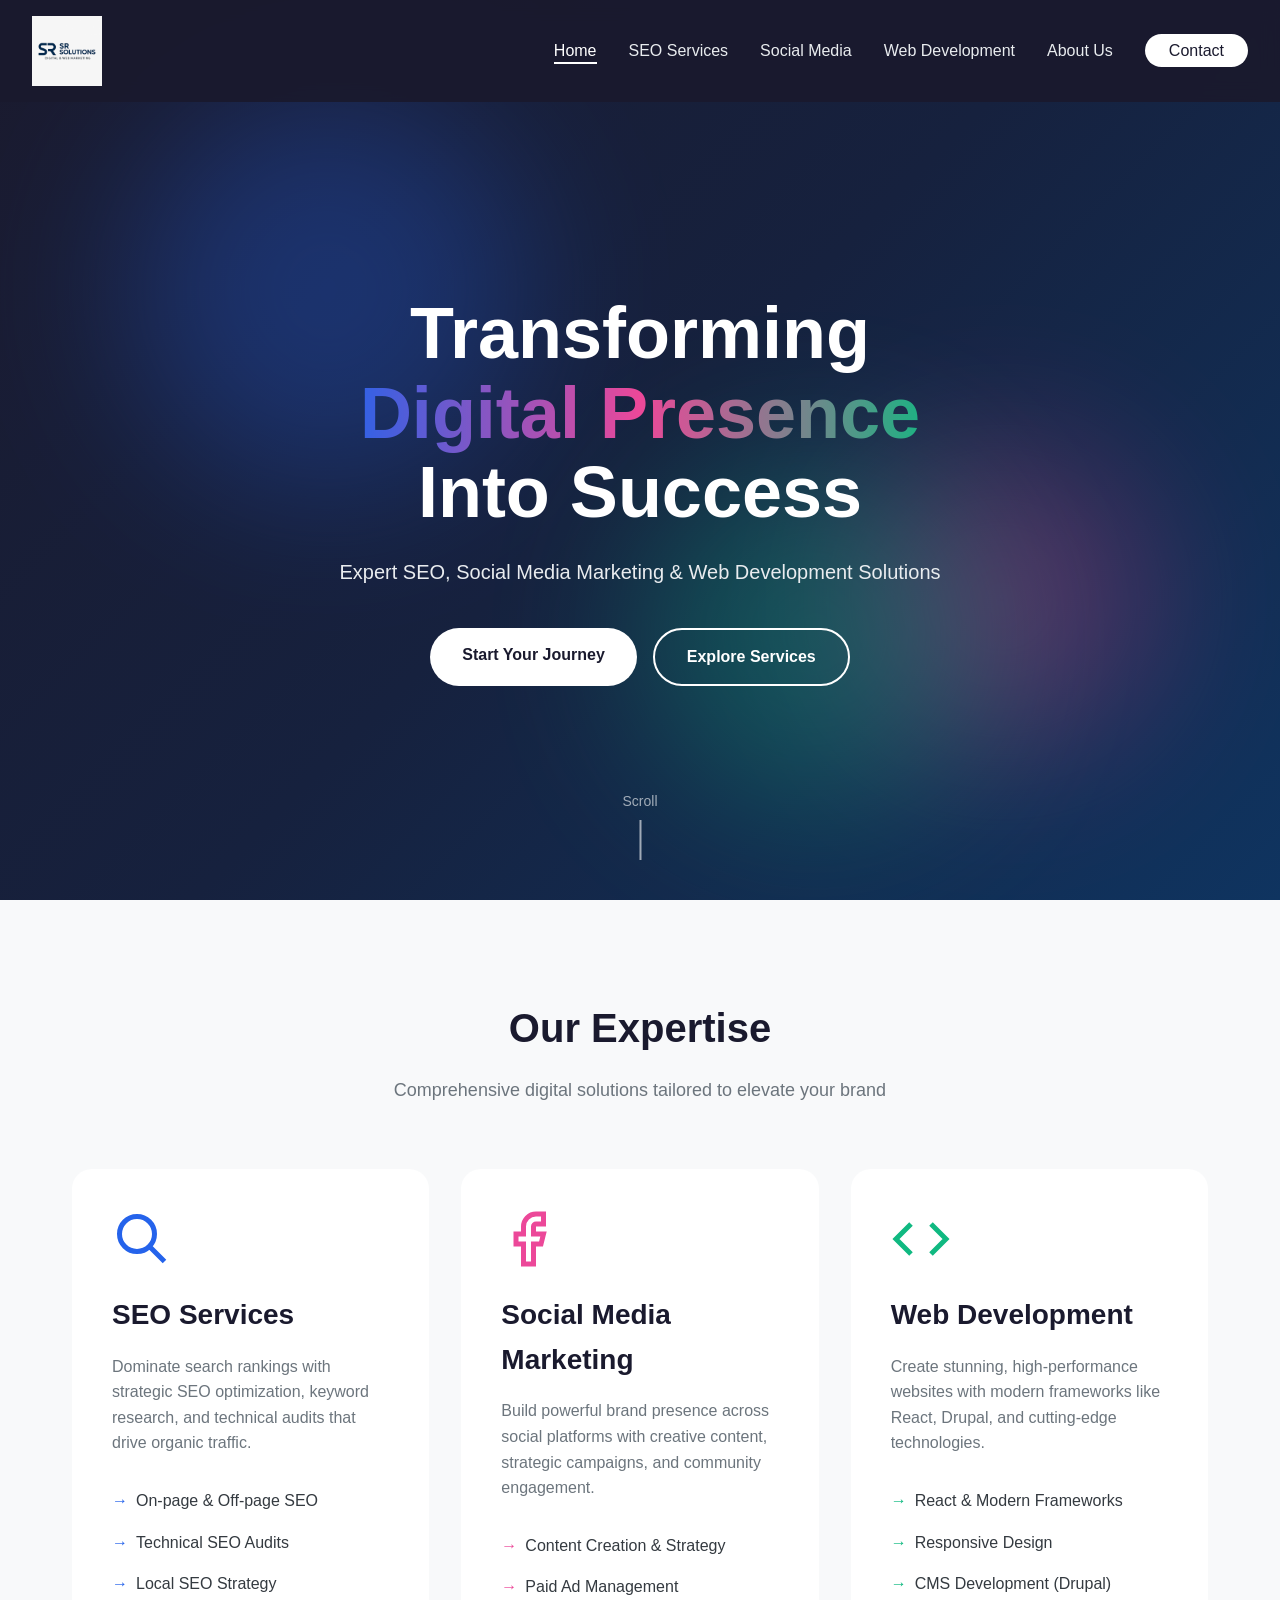
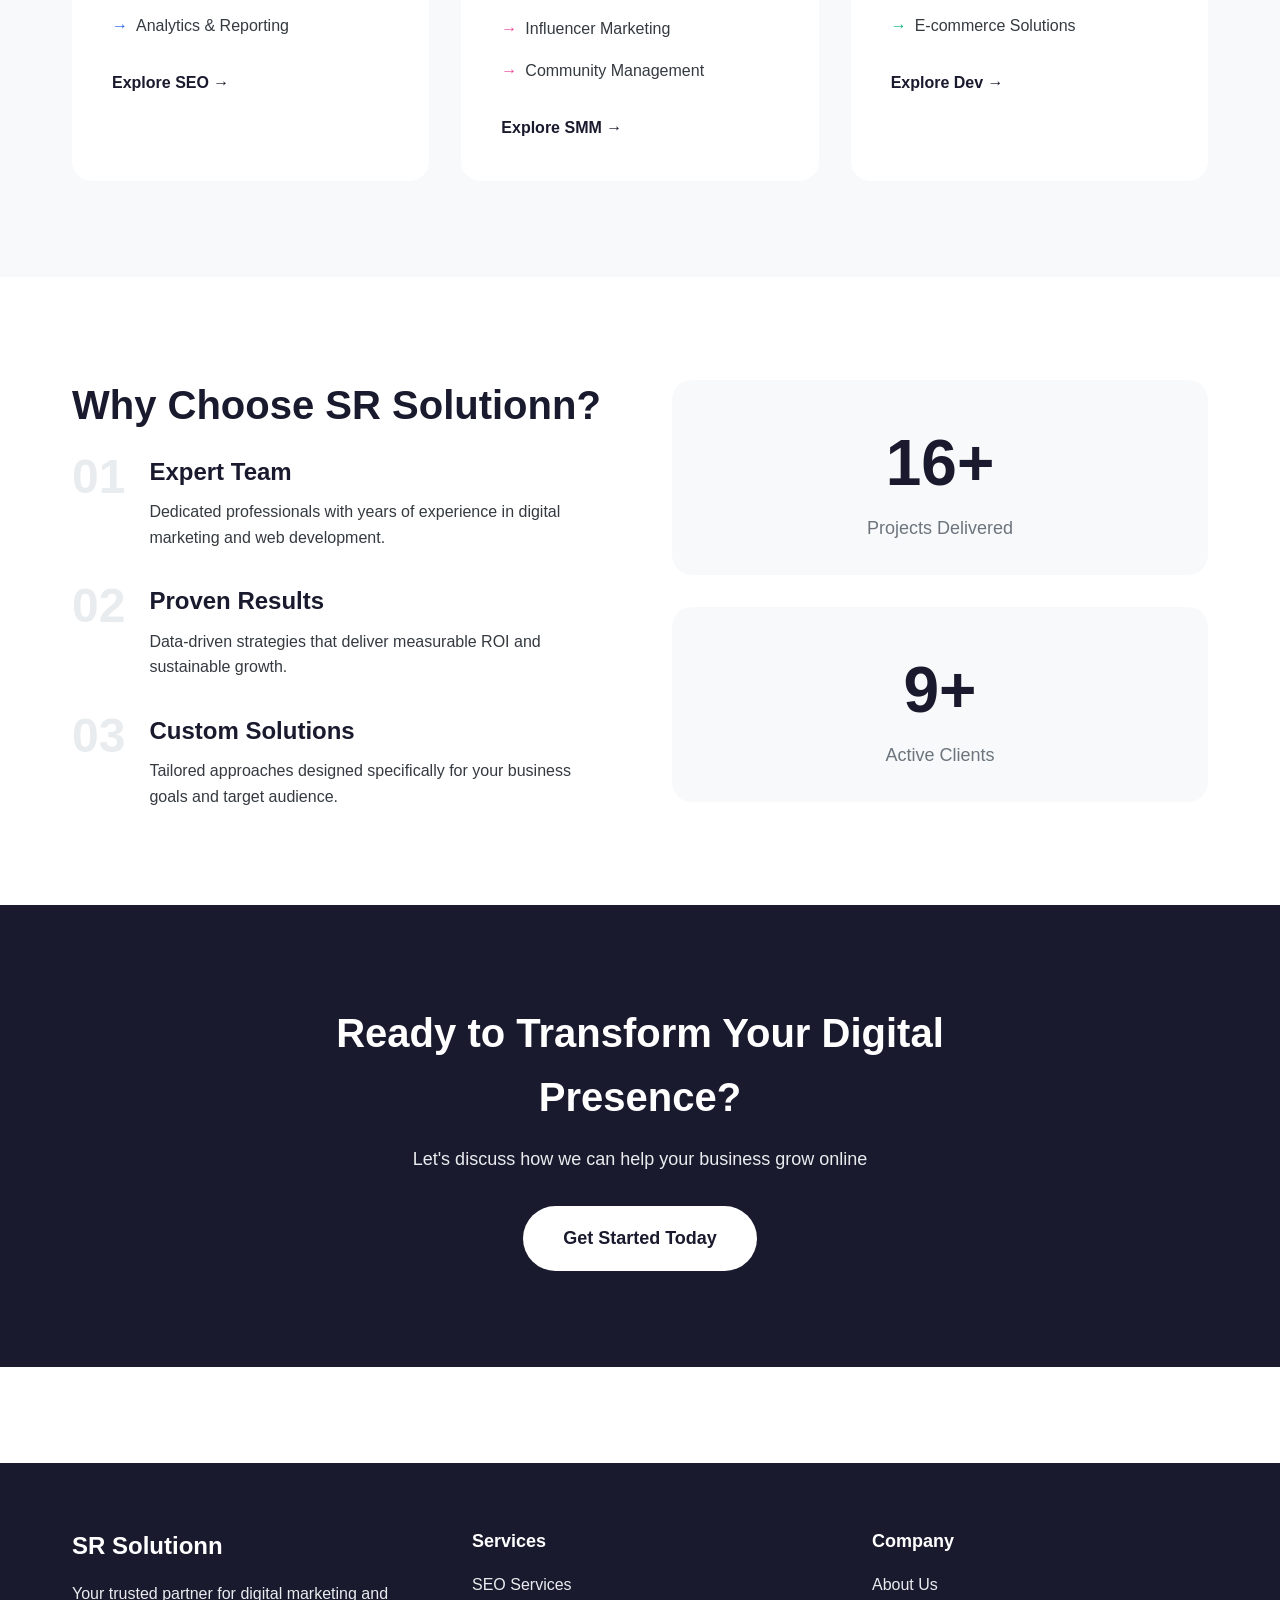
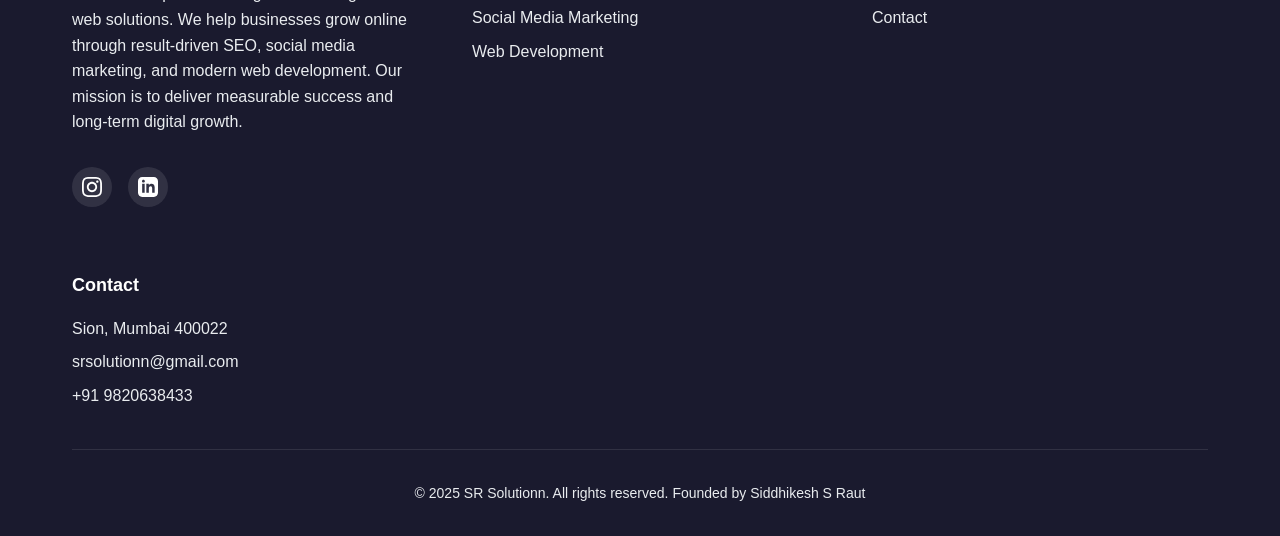
<file: index.html>
<!DOCTYPE html>
<html lang="en">
<head>
    <meta charset="UTF-8">
    <meta name="viewport" content="width=device-width, initial-scale=1.0">
    <meta name="description" content="SR Solutionn offers expert SEO, digital marketing, social media marketing & web development services in Mumbai. Grow your business with proven online strategies.">
    
    <meta name="robots" content="index, follow">

    <meta name="geo.region" content="IN-MH">
    <meta name="geo.placename" content="Mumbai">

    <meta name="keywords" content="SEO services Mumbai, digital marketing agency Mumbai, social media marketing services Mumbai, website development company Mumbai, local SEO experts Mumbai, online marketing solutions Mumbai, SEO company in Mumbai">
    <title>SR Solutionn - Digital Marketing & Web Development Experts</title>
    <link rel="stylesheet" href="style.css">
    <link rel="stylesheet" href="home.css">
</head>
<body>
    <!-- Navigation -->
    <nav class="navbar" id="navbar">
        <div class="nav-container">
            <a href="index.html" class="logo">
                <img src="logo.jpeg" alt="SR Solutions" class="logo-img">
            </a>
            <button class="menu-toggle" id="menuToggle">
                <span></span>
                <span></span>
                <span></span>
            </button>
            <ul class="nav-menu" id="navMenu">
                <li><a href="index.html" class="nav-link active">Home</a></li>
                <li><a href="seo.html" class="nav-link">SEO Services</a></li>
                <li><a href="smm.html" class="nav-link">Social Media</a></li>
                <li><a href="web-dev.html" class="nav-link">Web Development</a></li>
                <li><a href="about.html" class="nav-link">About Us</a></li>
                <li><a href="contact.html" class="nav-link cta-nav">Contact</a></li>
            </ul>
        </div>
    </nav>

    <!-- Hero Section with 3D Elements -->
    <section class="hero">
        <div class="hero-3d-bg">
            <div class="floating-shape shape-1"></div>
            <div class="floating-shape shape-2"></div>
            <div class="floating-shape shape-3"></div>
        </div>
        <div class="hero-content">
            <h1 class="hero-title">
                <span class="title-line">Transforming</span>
                <span class="title-line gradient-text">Digital Presence</span>
                <span class="title-line">Into Success</span>
            </h1>
            <p class="hero-subtitle">Expert SEO, Social Media Marketing & Web Development Solutions</p>
            <div class="hero-cta">
                <a href="contact.html" class="btn btn-primary">Start Your Journey</a>
                <a href="#services" class="btn btn-secondary">Explore Services</a>
            </div>
        </div>
        <div class="scroll-indicator">
            <span>Scroll</span>
            <div class="scroll-line"></div>
        </div>
    </section>

    <!-- Services Overview Section -->
    <section class="services-overview" id="services">
        <div class="container">
            <div class="section-header">
                <h2 class="section-title">Our Expertise</h2>
                <p class="section-subtitle">Comprehensive digital solutions tailored to elevate your brand</p>
            </div>
            
            <div class="services-grid">
                <!-- SEO Service Card -->
                <a href="seo.html" class="service-card seo-card">
                    <div class="card-3d-wrapper">
                        <div class="card-icon">
                            <svg viewBox="0 0 24 24" fill="none" stroke="currentColor" stroke-width="2">
                                <path d="M21 21l-6-6m2-5a7 7 0 11-14 0 7 7 0 0114 0z"/>
                            </svg>
                        </div>
                        <h3 class="card-title">SEO Services</h3>
                        <p class="card-description">Dominate search rankings with strategic SEO optimization, keyword research, and technical audits that drive organic traffic.</p>
                        <ul class="card-features">
                            <li>On-page & Off-page SEO</li>
                            <li>Technical SEO Audits</li>
                            <li>Local SEO Strategy</li>
                            <li>Analytics & Reporting</li>
                        </ul>
                        <span class="card-cta">Explore SEO →</span>
                    </div>
                </a>

                <!-- SMM Service Card -->
                <a href="smm.html" class="service-card smm-card">
                    <div class="card-3d-wrapper">
                        <div class="card-icon">
                            <svg viewBox="0 0 24 24" fill="none" stroke="currentColor" stroke-width="2">
                                <path d="M17 2h-3a5 5 0 00-5 5v3H6v4h3v8h4v-8h3l1-4h-4V7a1 1 0 011-1h3z"/>
                            </svg>
                        </div>
                        <h3 class="card-title">Social Media Marketing</h3>
                        <p class="card-description">Build powerful brand presence across social platforms with creative content, strategic campaigns, and community engagement.</p>
                        <ul class="card-features">
                            <li>Content Creation & Strategy</li>
                            <li>Paid Ad Management</li>
                            <li>Influencer Marketing</li>
                            <li>Community Management</li>
                        </ul>
                        <span class="card-cta">Explore SMM →</span>
                    </div>
                </a>

                <!-- Web Development Service Card -->
                <a href="web-dev.html" class="service-card dev-card">
                    <div class="card-3d-wrapper">
                        <div class="card-icon">
                            <svg viewBox="0 0 24 24" fill="none" stroke="currentColor" stroke-width="2">
                                <path d="M16 18l6-6-6-6M8 6l-6 6 6 6"/>
                            </svg>
                        </div>
                        <h3 class="card-title">Web Development</h3>
                        <p class="card-description">Create stunning, high-performance websites with modern frameworks like React, Drupal, and cutting-edge technologies.</p>
                        <ul class="card-features">
                            <li>React & Modern Frameworks</li>
                            <li>Responsive Design</li>
                            <li>CMS Development (Drupal)</li>
                            <li>E-commerce Solutions</li>
                        </ul>
                        <span class="card-cta">Explore Dev →</span>
                    </div>
                </a>
            </div>
        </div>
    </section>

    <!-- Why Choose Us Section -->
    <section class="why-choose">
        <div class="container">
            <div class="why-content">
                <div class="why-text">
                    <h2 class="section-title">Why Choose SR Solutionn?</h2>
                    <div class="features-list">
                        <div class="feature-item">
                            <div class="feature-number">01</div>
                            <div class="feature-content">
                                <h4>Expert Team</h4>
                                <p>Dedicated professionals with years of experience in digital marketing and web development.</p>
                            </div>
                        </div>
                        <div class="feature-item">
                            <div class="feature-number">02</div>
                            <div class="feature-content">
                                <h4>Proven Results</h4>
                                <p>Data-driven strategies that deliver measurable ROI and sustainable growth.</p>
                            </div>
                        </div>
                        <div class="feature-item">
                            <div class="feature-number">03</div>
                            <div class="feature-content">
                                <h4>Custom Solutions</h4>
                                <p>Tailored approaches designed specifically for your business goals and target audience.</p>
                            </div>
                        </div>
                    </div>
                </div>
                <div class="why-visual">
                    <div class="stats-container">
                        <div class="stat-item">
                            <span class="stat-number" data-target="50">0</span>
                            <span class="stat-label">Projects Delivered</span>
                        </div>
                        <div class="stat-item">
                            <span class="stat-number" data-target="30">0</span>
                            <span class="stat-label">Active Clients</span>
                        </div>
                    </div>
                </div>
            </div>
        </div>
    </section>

    <!-- CTA Section -->
    <section class="cta-section">
        <div class="container">
            <div class="cta-content">
                <h2 class="cta-title">Ready to Transform Your Digital Presence?</h2>
                <p class="cta-text">Let's discuss how we can help your business grow online</p>
                <a href="contact.html" class="btn btn-primary btn-large">Get Started Today</a>
            </div>
        </div>
    </section>

    <!-- Footer -->
    <footer class="footer">
        <div class="container">
            <div class="footer-content">
                <div class="footer-col">
                    <h3 class="footer-logo">SR Solutionn</h3>
                    <p class="footer-desc">Your trusted partner for digital marketing and web solutions. We help businesses grow online through result-driven SEO, social media marketing, and modern web development. Our mission is to deliver measurable success and long-term digital growth.</p>
                    <div class="social-links">
                        <a href="https://www.instagram.com/srsolutionn?igsh=MWU5dGF4emhzcXpwMg=" target="_blank" aria-label="Instagram">
                            <svg viewBox="0 0 24 24" fill="currentColor">
                                <path d="M12 2.163c3.204 0 3.584.012 4.85.07 3.252.148 4.771 1.691 4.919 4.919.058 1.265.069 1.645.069 4.849 0 3.205-.012 3.584-.069 4.849-.149 3.225-1.664 4.771-4.919 4.919-1.266.058-1.644.07-4.85.07-3.204 0-3.584-.012-4.849-.07-3.26-.149-4.771-1.699-4.919-4.92-.058-1.265-.07-1.644-.07-4.849 0-3.204.013-3.583.07-4.849.149-3.227 1.664-4.771 4.919-4.919 1.266-.057 1.645-.069 4.849-.069zm0-2.163c-3.259 0-3.667.014-4.947.072-4.358.2-6.78 2.618-6.98 6.98-.059 1.281-.073 1.689-.073 4.948 0 3.259.014 3.668.072 4.948.2 4.358 2.618 6.78 6.98 6.98 1.281.058 1.689.072 4.948.072 3.259 0 3.668-.014 4.948-.072 4.354-.2 6.782-2.618 6.979-6.98.059-1.28.073-1.689.073-4.948 0-3.259-.014-3.667-.072-4.947-.196-4.354-2.617-6.78-6.979-6.98-1.281-.059-1.69-.073-4.949-.073zm0 5.838c-3.403 0-6.162 2.759-6.162 6.162s2.759 6.163 6.162 6.163 6.162-2.759 6.162-6.163c0-3.403-2.759-6.162-6.162-6.162zm0 10.162c-2.209 0-4-1.79-4-4 0-2.209 1.791-4 4-4s4 1.791 4 4c0 2.21-1.791 4-4 4zm6.406-11.845c-.796 0-1.441.645-1.441 1.44s.645 1.44 1.441 1.44c.795 0 1.439-.645 1.439-1.44s-.644-1.44-1.439-1.44z"/>
                            </svg>
                        </a>
                        <a href="https://www.linkedin.com/in/sr-solutionn-7617203a1/" target="_blank" aria-label="LinkedIn">
                            <svg viewBox="0 0 24 24" fill="currentColor">
                                <path d="M19 0h-14c-2.761 0-5 2.239-5 5v14c0 2.761 2.239 5 5 5h14c2.762 0 5-2.239 5-5v-14c0-2.761-2.238-5-5-5zm-11 19h-3v-11h3v11zm-1.5-12.268c-.966 0-1.75-.79-1.75-1.764s.784-1.764 1.75-1.764 1.75.79 1.75 1.764-.783 1.764-1.75 1.764zm13.5 12.268h-3v-5.604c0-3.368-4-3.113-4 0v5.604h-3v-11h3v1.765c1.396-2.586 7-2.777 7 2.476v6.759z"/>
                            </svg>
                        </a>
                    </div>
                </div>
                <div class="footer-col">
                    <h4>Services</h4>
                    <ul>
                        <li><a href="seo.html">SEO Services</a></li>
                        <li><a href="smm.html">Social Media Marketing</a></li>
                        <li><a href="web-dev.html">Web Development</a></li>
                    </ul>
                </div>

               <div class="footer-col">
                 <h4>Company</h4>
                 <ul>
                    <li><a href="about.html">About Us</a></li>
                    <li><a href="contact.html">Contact</a></li>
                 </ul>
                </div>

                <div class="footer-col">
                 <h4>Contact</h4>
                 <ul class="contact-info">
                    <li>Sion, Mumbai 400022</li>
                    <li><a href="mailto:srsolutionn@gmail.com">srsolutionn@gmail.com</a></li>
                    <li><a href="tel:+919820638433">+91 9820638433</a></li>
                 </ul>
               </div>

            </div>
            <div class="footer-bottom">
                <p>&copy; 2025 SR Solutionn. All rights reserved. Founded by Siddhikesh S Raut</p>
            </div>
        </div>
    </footer>

    <script src="main.js"></script>
    <script src="home.js"></script>
</body>
</html>
</file>
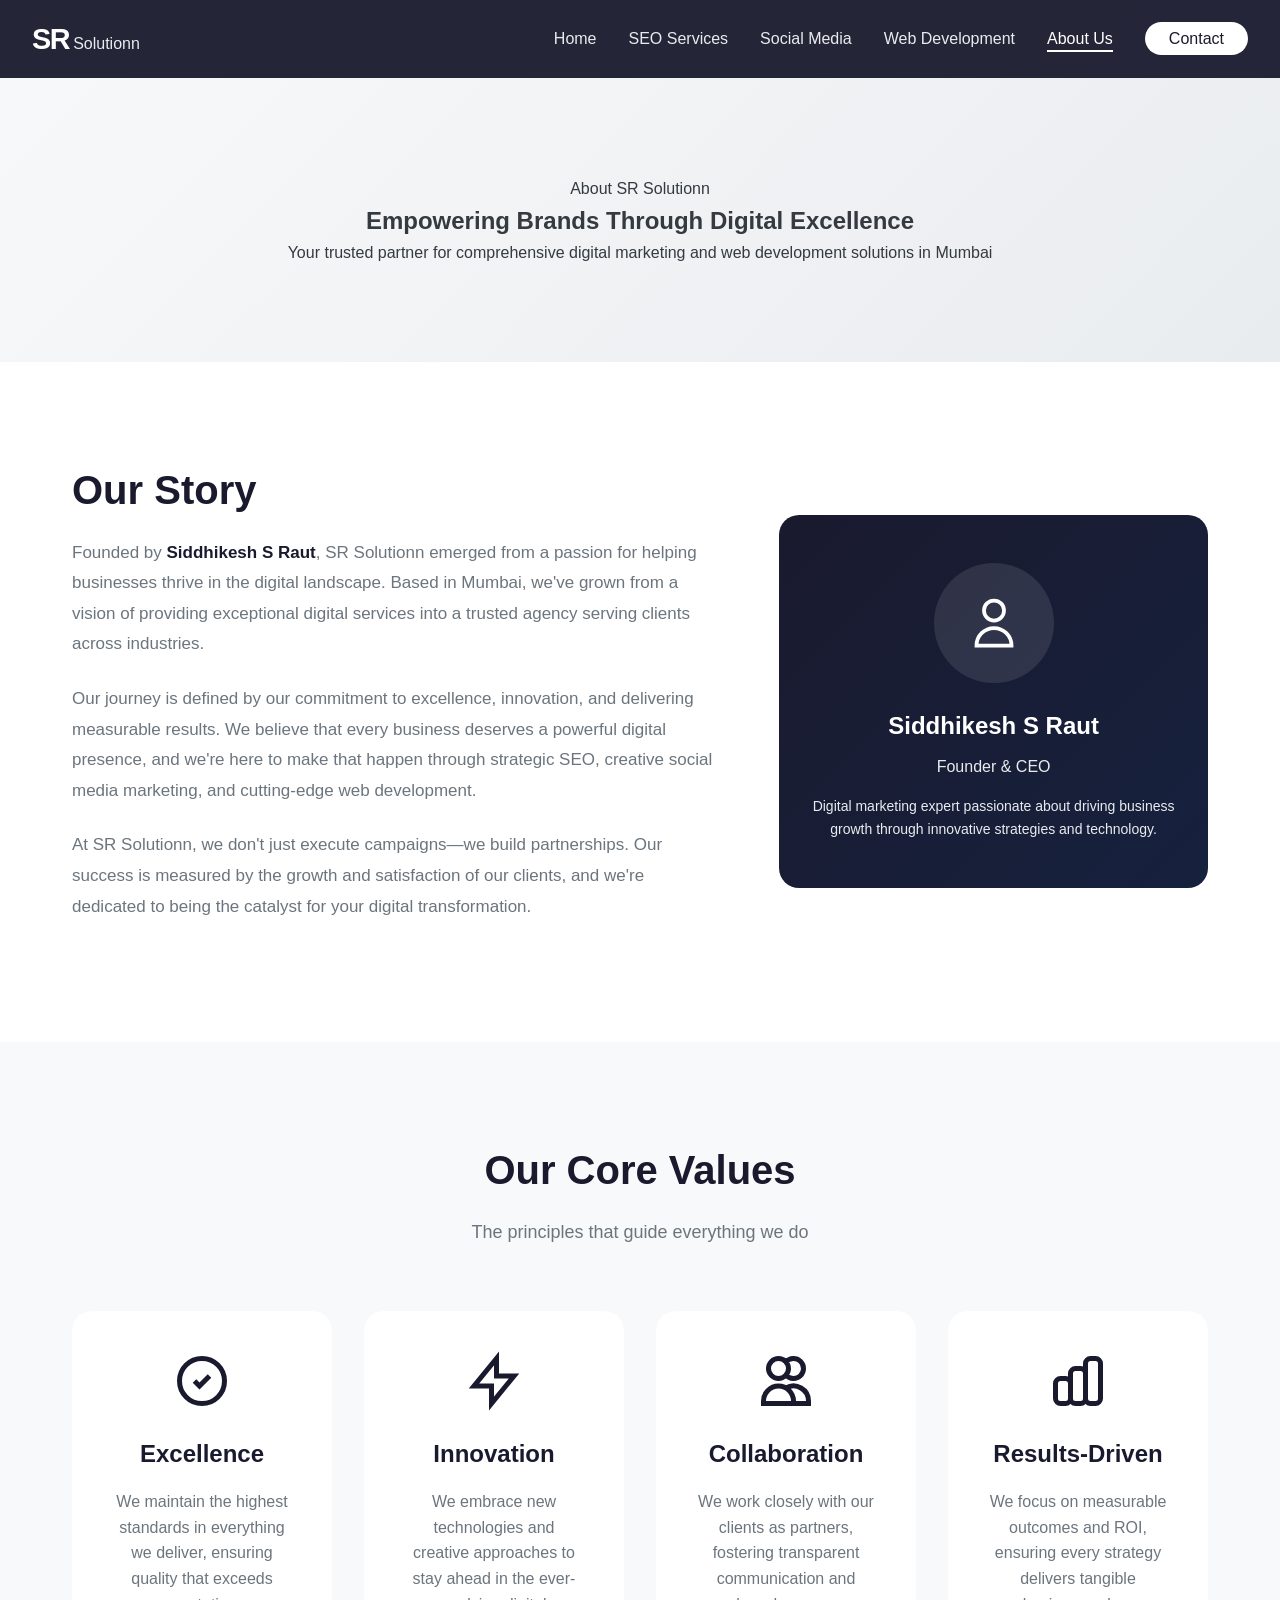
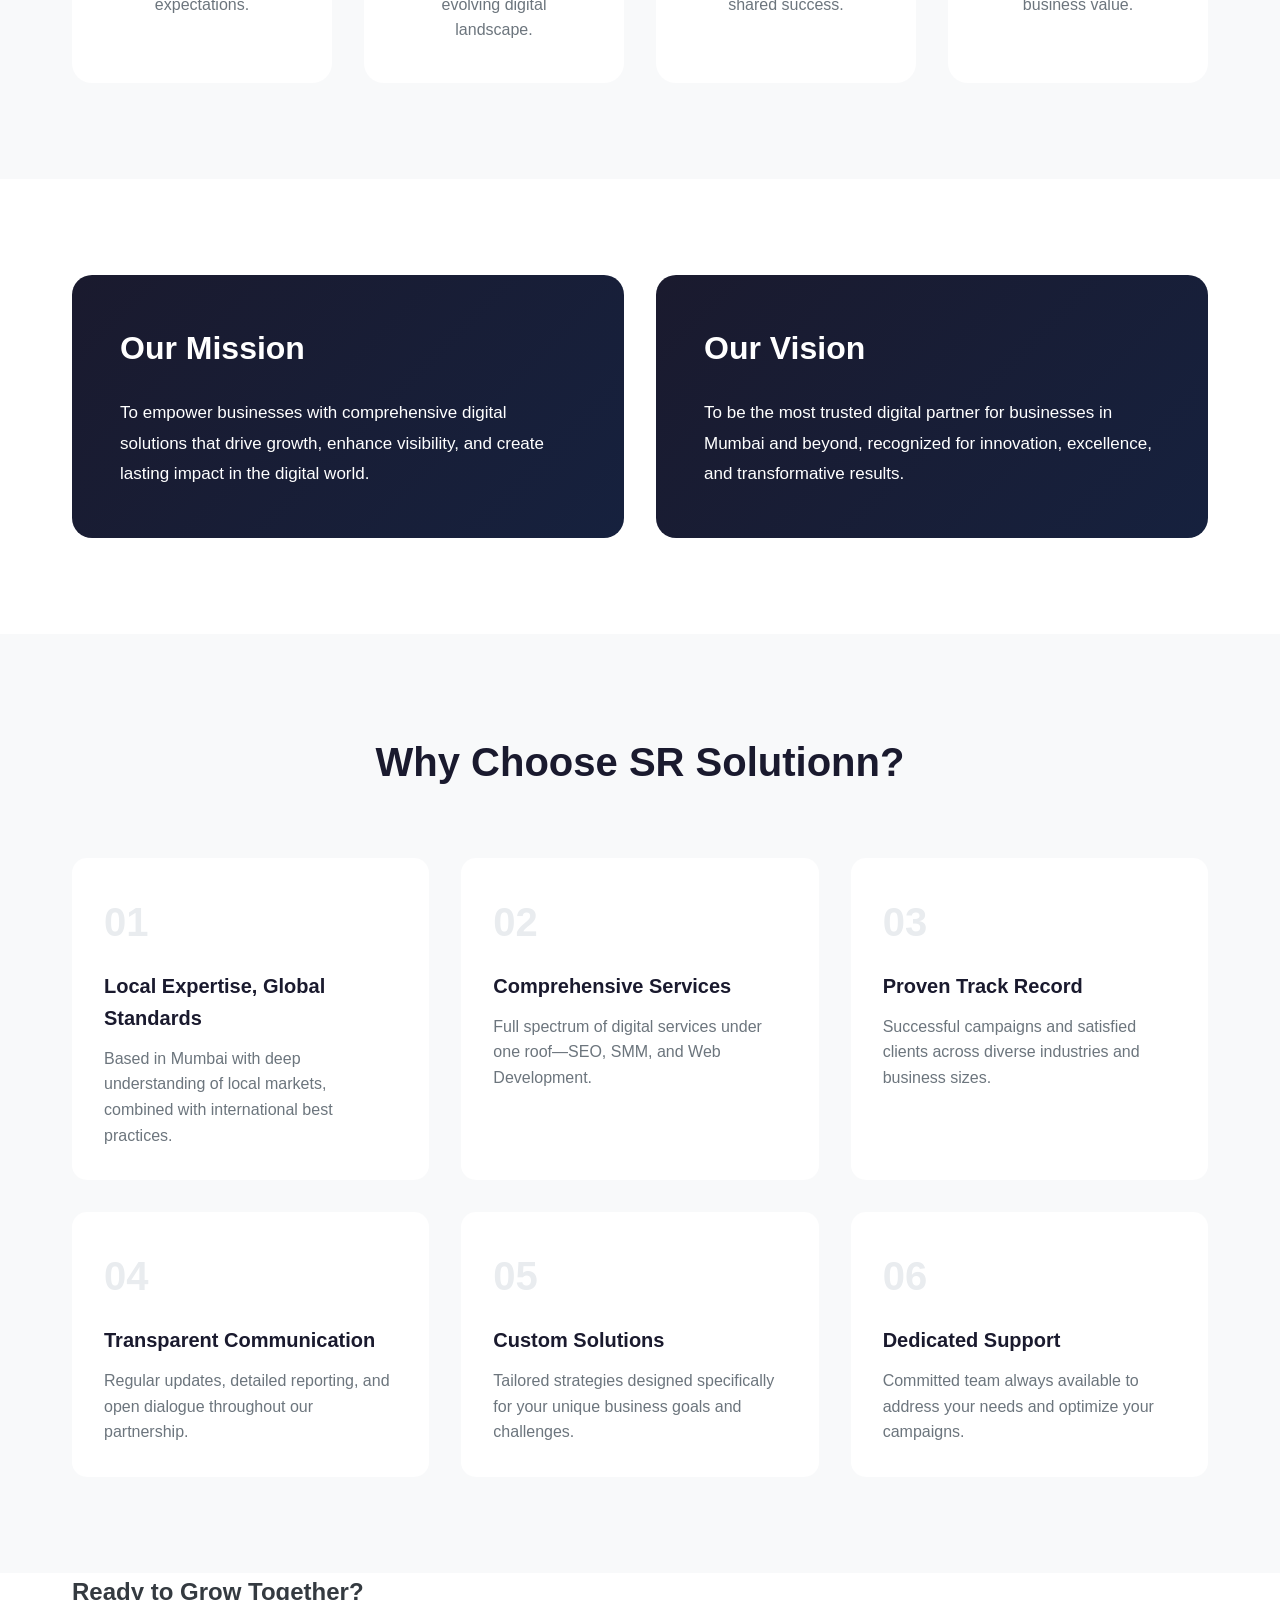
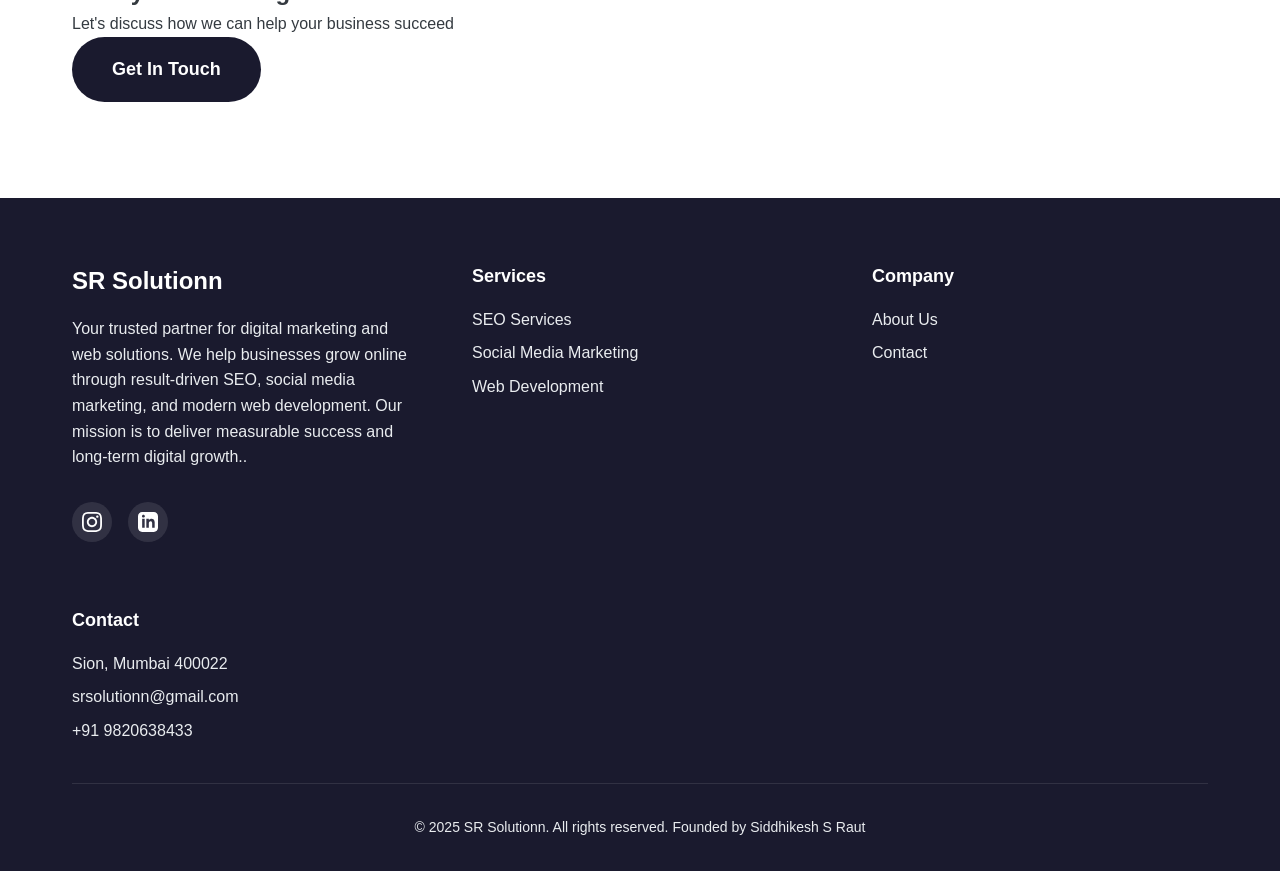
<file: about.html>
<!DOCTYPE html>
<html lang="en">
<head>
    <meta charset="UTF-8">
    <meta name="viewport" content="width=device-width, initial-scale=1.0">
    <meta name="description" content="About SR Solutionn - Expert Digital Marketing & Web Development Agency in Mumbai founded by Siddhikesh S Raut">
    <meta name="keywords" content="About SR Solutionn, Digital Marketing Agency Mumbai, Siddhikesh S Raut">
    <title>About Us - SR Solutionn | Digital Marketing Agency Mumbai</title>
    <link rel="stylesheet" href="style.css">
    <link rel="stylesheet" href="about.css">
</head>
<body class="about-page">
    <!-- Navigation -->
    <nav class="navbar" id="navbar">
        <div class="nav-container">
            <a href="index.html" class="logo">
                <span class="logo-text">SR</span>
                <span class="logo-sub">Solutionn</span>
            </a>
            <button class="menu-toggle" id="menuToggle">
                <span></span>
                <span></span>
                <span></span>
            </button>
            <ul class="nav-menu" id="navMenu">
                <li><a href="index.html" class="nav-link">Home</a></li>
                <li><a href="seo.html" class="nav-link">SEO Services</a></li>
                <li><a href="smm.html" class="nav-link">Social Media</a></li>
                <li><a href="web-dev.html" class="nav-link">Web Development</a></li>
                <li><a href="about.html" class="nav-link active">About Us</a></li>
                <li><a href="contact.html" class="nav-link cta-nav">Contact</a></li>
            </ul>
        </div>
    </nav>

    <!-- Hero Section -->
    <section class="about-hero">
        <div class="container">
            <div class="hero-content">
                <span class="hero-badge">About SR Solutionn</span>
                <h1 class="hero-title">Empowering Brands Through Digital Excellence</h1>
                <p class="hero-subtitle">Your trusted partner for comprehensive digital marketing and web development solutions in Mumbai</p>
            </div>
        </div>
    </section>

    <!-- Story Section -->
    <section class="our-story">
        <div class="container">
            <div class="story-content">
                <div class="story-text">
                    <h2 class="section-title">Our Story</h2>
                    <p>Founded by <strong>Siddhikesh S Raut</strong>, SR Solutionn emerged from a passion for helping businesses thrive in the digital landscape. Based in Mumbai, we've grown from a vision of providing exceptional digital services into a trusted agency serving clients across industries.</p>
                    <p>Our journey is defined by our commitment to excellence, innovation, and delivering measurable results. We believe that every business deserves a powerful digital presence, and we're here to make that happen through strategic SEO, creative social media marketing, and cutting-edge web development.</p>
                    <p>At SR Solutionn, we don't just execute campaigns—we build partnerships. Our success is measured by the growth and satisfaction of our clients, and we're dedicated to being the catalyst for your digital transformation.</p>
                </div>
                <div class="story-visual">
                    <div class="founder-card">
                        <div class="founder-image-placeholder">
                            <svg viewBox="0 0 24 24" fill="none" stroke="currentColor" stroke-width="1.5">
                                <path d="M16 7a4 4 0 11-8 0 4 4 0 018 0zM12 14a7 7 0 00-7 7h14a7 7 0 00-7-7z"/>
                            </svg>
                        </div>
                        <h3>Siddhikesh S Raut</h3>
                        <p class="founder-title">Founder & CEO</p>
                        <p class="founder-desc">Digital marketing expert passionate about driving business growth through innovative strategies and technology.</p>
                    </div>
                </div>
            </div>
        </div>
    </section>

    <!-- Values Section -->
    <section class="our-values">
        <div class="container">
            <div class="section-header">
                <h2 class="section-title">Our Core Values</h2>
                <p class="section-subtitle">The principles that guide everything we do</p>
            </div>

            <div class="values-grid">
                <div class="value-card">
                    <div class="value-icon">
                        <svg viewBox="0 0 24 24" fill="none" stroke="currentColor" stroke-width="2">
                            <path d="M9 12l2 2 4-4m6 2a9 9 0 11-18 0 9 9 0 0118 0z"/>
                        </svg>
                    </div>
                    <h3>Excellence</h3>
                    <p>We maintain the highest standards in everything we deliver, ensuring quality that exceeds expectations.</p>
                </div>

                <div class="value-card">
                    <div class="value-icon">
                        <svg viewBox="0 0 24 24" fill="none" stroke="currentColor" stroke-width="2">
                            <path d="M13 10V3L4 14h7v7l9-11h-7z"/>
                        </svg>
                    </div>
                    <h3>Innovation</h3>
                    <p>We embrace new technologies and creative approaches to stay ahead in the ever-evolving digital landscape.</p>
                </div>

                <div class="value-card">
                    <div class="value-icon">
                        <svg viewBox="0 0 24 24" fill="none" stroke="currentColor" stroke-width="2">
                            <path d="M12 4.354a4 4 0 110 5.292M15 21H3v-1a6 6 0 0112 0v1zm0 0h6v-1a6 6 0 00-9-5.197M13 7a4 4 0 11-8 0 4 4 0 018 0z"/>
                        </svg>
                    </div>
                    <h3>Collaboration</h3>
                    <p>We work closely with our clients as partners, fostering transparent communication and shared success.</p>
                </div>

                <div class="value-card">
                    <div class="value-icon">
                        <svg viewBox="0 0 24 24" fill="none" stroke="currentColor" stroke-width="2">
                            <path d="M9 19v-6a2 2 0 00-2-2H5a2 2 0 00-2 2v6a2 2 0 002 2h2a2 2 0 002-2zm0 0V9a2 2 0 012-2h2a2 2 0 012 2v10m-6 0a2 2 0 002 2h2a2 2 0 002-2m0 0V5a2 2 0 012-2h2a2 2 0 012 2v14a2 2 0 01-2 2h-2a2 2 0 01-2-2z"/>
                        </svg>
                    </div>
                    <h3>Results-Driven</h3>
                    <p>We focus on measurable outcomes and ROI, ensuring every strategy delivers tangible business value.</p>
                </div>
            </div>
        </div>
    </section>

    <!-- Mission & Vision Section -->
    <section class="mission-vision">
        <div class="container">
            <div class="mv-grid">
                <div class="mv-card">
                    <h2>Our Mission</h2>
                    <p>To empower businesses with comprehensive digital solutions that drive growth, enhance visibility, and create lasting impact in the digital world.</p>
                </div>
                <div class="mv-card">
                    <h2>Our Vision</h2>
                    <p>To be the most trusted digital partner for businesses in Mumbai and beyond, recognized for innovation, excellence, and transformative results.</p>
                </div>
            </div>
        </div>
    </section>

    <!-- Why Choose Us Section -->
    <section class="why-choose-about">
        <div class="container">
            <div class="section-header">
                <h2 class="section-title">Why Choose SR Solutionn?</h2>
            </div>

            <div class="reasons-grid">
                <div class="reason-item">
                    <div class="reason-number">01</div>
                    <h3>Local Expertise, Global Standards</h3>
                    <p>Based in Mumbai with deep understanding of local markets, combined with international best practices.</p>
                </div>
                <div class="reason-item">
                    <div class="reason-number">02</div>
                    <h3>Comprehensive Services</h3>
                    <p>Full spectrum of digital services under one roof—SEO, SMM, and Web Development.</p>
                </div>
                <div class="reason-item">
                    <div class="reason-number">03</div>
                    <h3>Proven Track Record</h3>
                    <p>Successful campaigns and satisfied clients across diverse industries and business sizes.</p>
                </div>
                <div class="reason-item">
                    <div class="reason-number">04</div>
                    <h3>Transparent Communication</h3>
                    <p>Regular updates, detailed reporting, and open dialogue throughout our partnership.</p>
                </div>
                <div class="reason-item">
                    <div class="reason-number">05</div>
                    <h3>Custom Solutions</h3>
                    <p>Tailored strategies designed specifically for your unique business goals and challenges.</p>
                </div>
                <div class="reason-item">
                    <div class="reason-number">06</div>
                    <h3>Dedicated Support</h3>
                    <p>Committed team always available to address your needs and optimize your campaigns.</p>
                </div>
            </div>
        </div>
    </section>

    <!-- CTA Section -->
    <section class="cta-section">
        <div class="container">
            <div class="cta-content">
                <h2 class="cta-title">Ready to Grow Together?</h2>
                <p class="cta-text">Let's discuss how we can help your business succeed</p>
                <a href="contact.html" class="btn btn-primary btn-large">Get In Touch</a>
            </div>
        </div>
    </section>

    <!-- Footer -->
    <footer class="footer">
        <div class="container">
            <div class="footer-content">
                <div class="footer-col">
                    <h3 class="footer-logo">SR Solutionn</h3>
                    <p class="footer-desc">Your trusted partner for digital marketing and web solutions. We help businesses grow online through result-driven SEO, social media marketing, and modern web development. Our mission is to deliver measurable success and long-term digital growth..</p>
                    <div class="social-links">
                        <a href="https://www.instagram.com/srsolutionn?igsh=MWU5dGF4emhzcXpwMg=" target="_blank" aria-label="Instagram">
                            <svg viewBox="0 0 24 24" fill="currentColor">
                                <path d="M12 2.163c3.204 0 3.584.012 4.85.07 3.252.148 4.771 1.691 4.919 4.919.058 1.265.069 1.645.069 4.849 0 3.205-.012 3.584-.069 4.849-.149 3.225-1.664 4.771-4.919 4.919-1.266.058-1.644.07-4.85.07-3.204 0-3.584-.012-4.849-.07-3.26-.149-4.771-1.699-4.919-4.92-.058-1.265-.07-1.644-.07-4.849 0-3.204.013-3.583.07-4.849.149-3.227 1.664-4.771 4.919-4.919 1.266-.057 1.645-.069 4.849-.069zm0-2.163c-3.259 0-3.667.014-4.947.072-4.358.2-6.78 2.618-6.98 6.98-.059 1.281-.073 1.689-.073 4.948 0 3.259.014 3.668.072 4.948.2 4.358 2.618 6.78 6.98 6.98 1.281.058 1.689.072 4.948.072 3.259 0 3.668-.014 4.948-.072 4.354-.2 6.782-2.618 6.979-6.98.059-1.28.073-1.689.073-4.948 0-3.259-.014-3.667-.072-4.947-.196-4.354-2.617-6.78-6.979-6.98-1.281-.059-1.69-.073-4.949-.073zm0 5.838c-3.403 0-6.162 2.759-6.162 6.162s2.759 6.163 6.162 6.163 6.162-2.759 6.162-6.163c0-3.403-2.759-6.162-6.162-6.162zm0 10.162c-2.209 0-4-1.79-4-4 0-2.209 1.791-4 4-4s4 1.791 4 4c0 2.21-1.791 4-4 4zm6.406-11.845c-.796 0-1.441.645-1.441 1.44s.645 1.44 1.441 1.44c.795 0 1.439-.645 1.439-1.44s-.644-1.44-1.439-1.44z"/>
                            </svg>
                        </a>
                        <a href="https://www.linkedin.com/in/sr-solutionn-7617203a1/" target="_blank" aria-label="LinkedIn">
                            <svg viewBox="0 0 24 24" fill="currentColor">
                                <path d="M19 0h-14c-2.761 0-5 2.239-5 5v14c0 2.761 2.239 5 5 5h14c2.762 0 5-2.239 5-5v-14c0-2.761-2.238-5-5-5zm-11 19h-3v-11h3v11zm-1.5-12.268c-.966 0-1.75-.79-1.75-1.764s.784-1.764 1.75-1.764 1.75.79 1.75 1.764-.783 1.764-1.75 1.764zm13.5 12.268h-3v-5.604c0-3.368-4-3.113-4 0v5.604h-3v-11h3v1.765c1.396-2.586 7-2.777 7 2.476v6.759z"/>
                            </svg>
                        </a>
                    </div>
                </div>
                <div class="footer-col">
                    <h4>Services</h4>
                    <ul>
                        <li><a href="seo.html">SEO Services</a></li>
                        <li><a href="smm.html">Social Media Marketing</a></li>
                        <li><a href="web-dev.html">Web Development</a></li>
                    </ul>
                </div>
                <div class="footer-col">
                    <h4>Company</h4>
                    <ul>
                        <li><a href="about.html">About Us</a></li>
                        <li><a href="contact.html">Contact</a></li>
                    </ul>
                </div>
                <div class="footer-col">
                    <h4>Contact</h4>
                    <ul class="contact-info">
                        <li>Sion, Mumbai 400022</li>
                        <li><a href="mailto:srsolutionn@gmail.com">srsolutionn@gmail.com</a></li>
                        <li><a href="tel:+919820638433">+91 9820638433</a></li>
                    </ul>
                </div>
            </div>
            <div class="footer-bottom">
                <p>&copy; 2025 SR Solutionn. All rights reserved. Founded by Siddhikesh S Raut</p>
            </div>
        </div>
    </footer>

    <script src="main.js"></script>
</body>
</html>
</file>
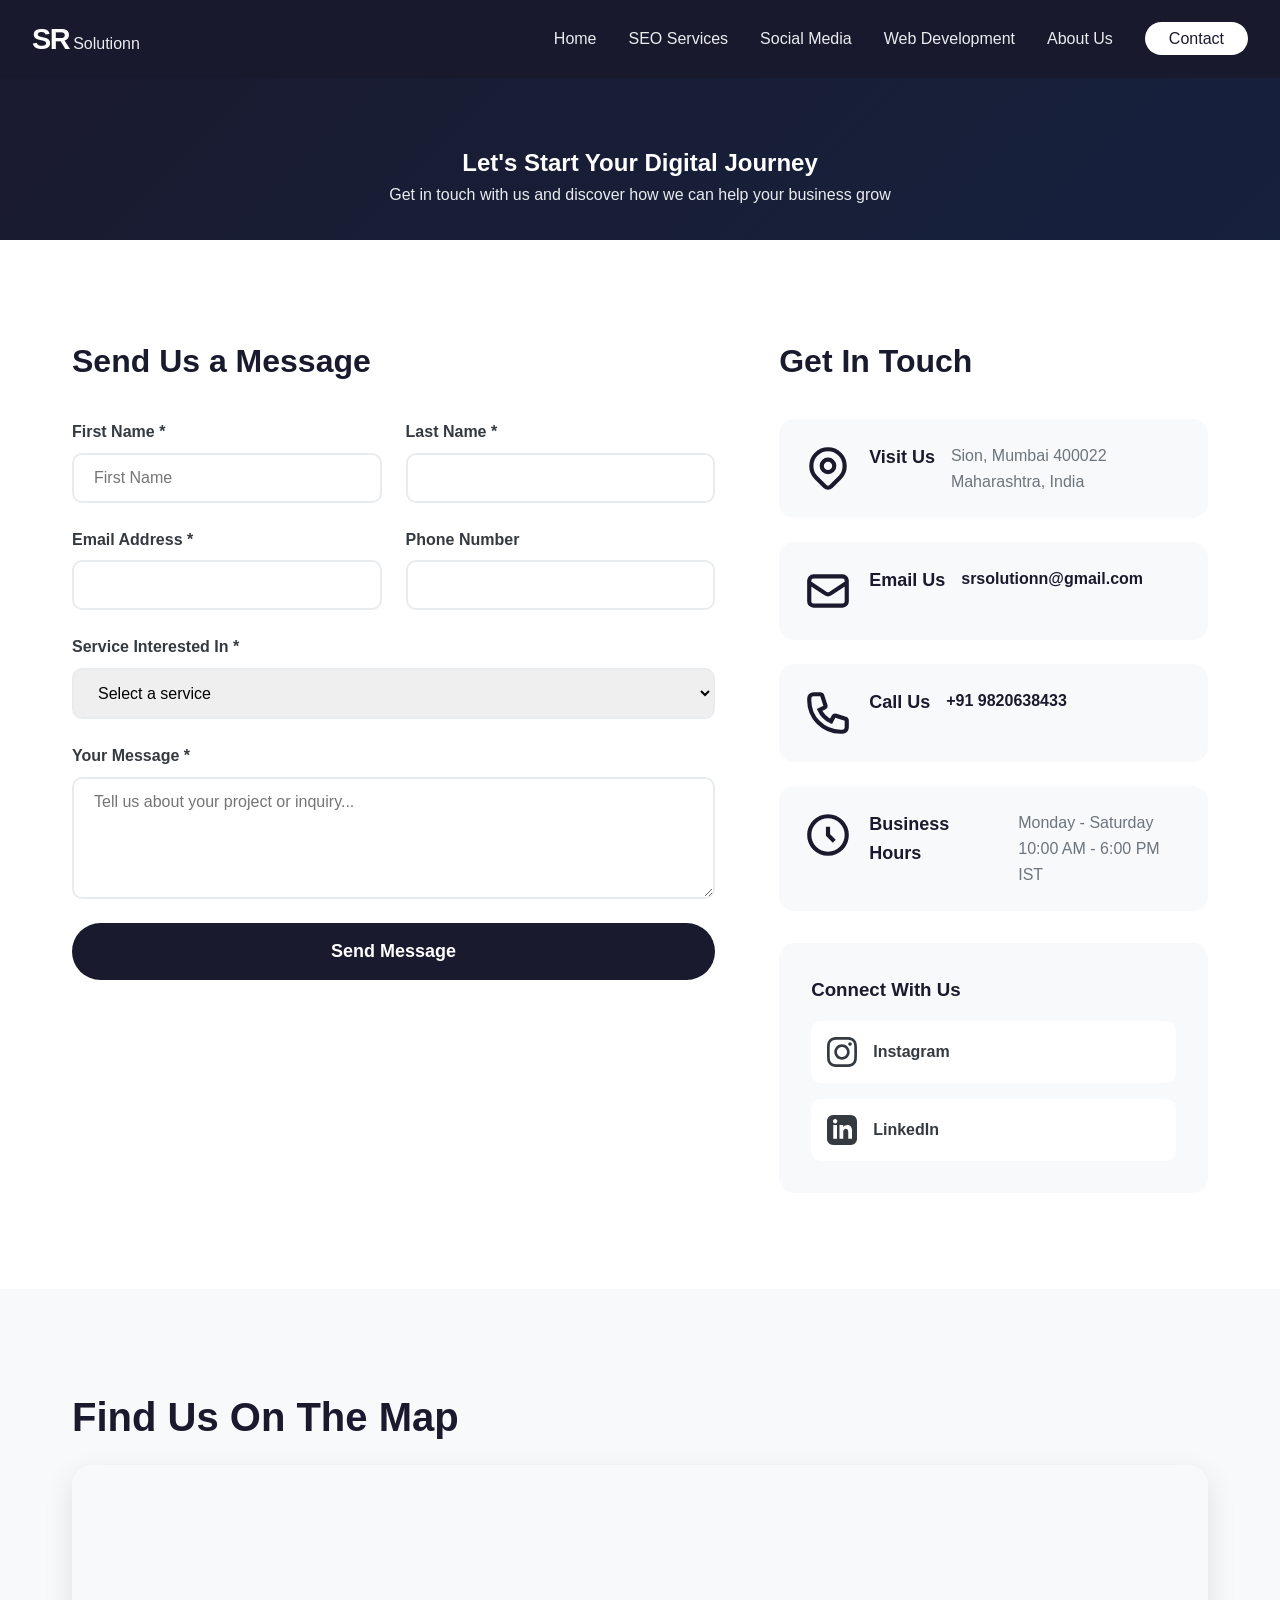
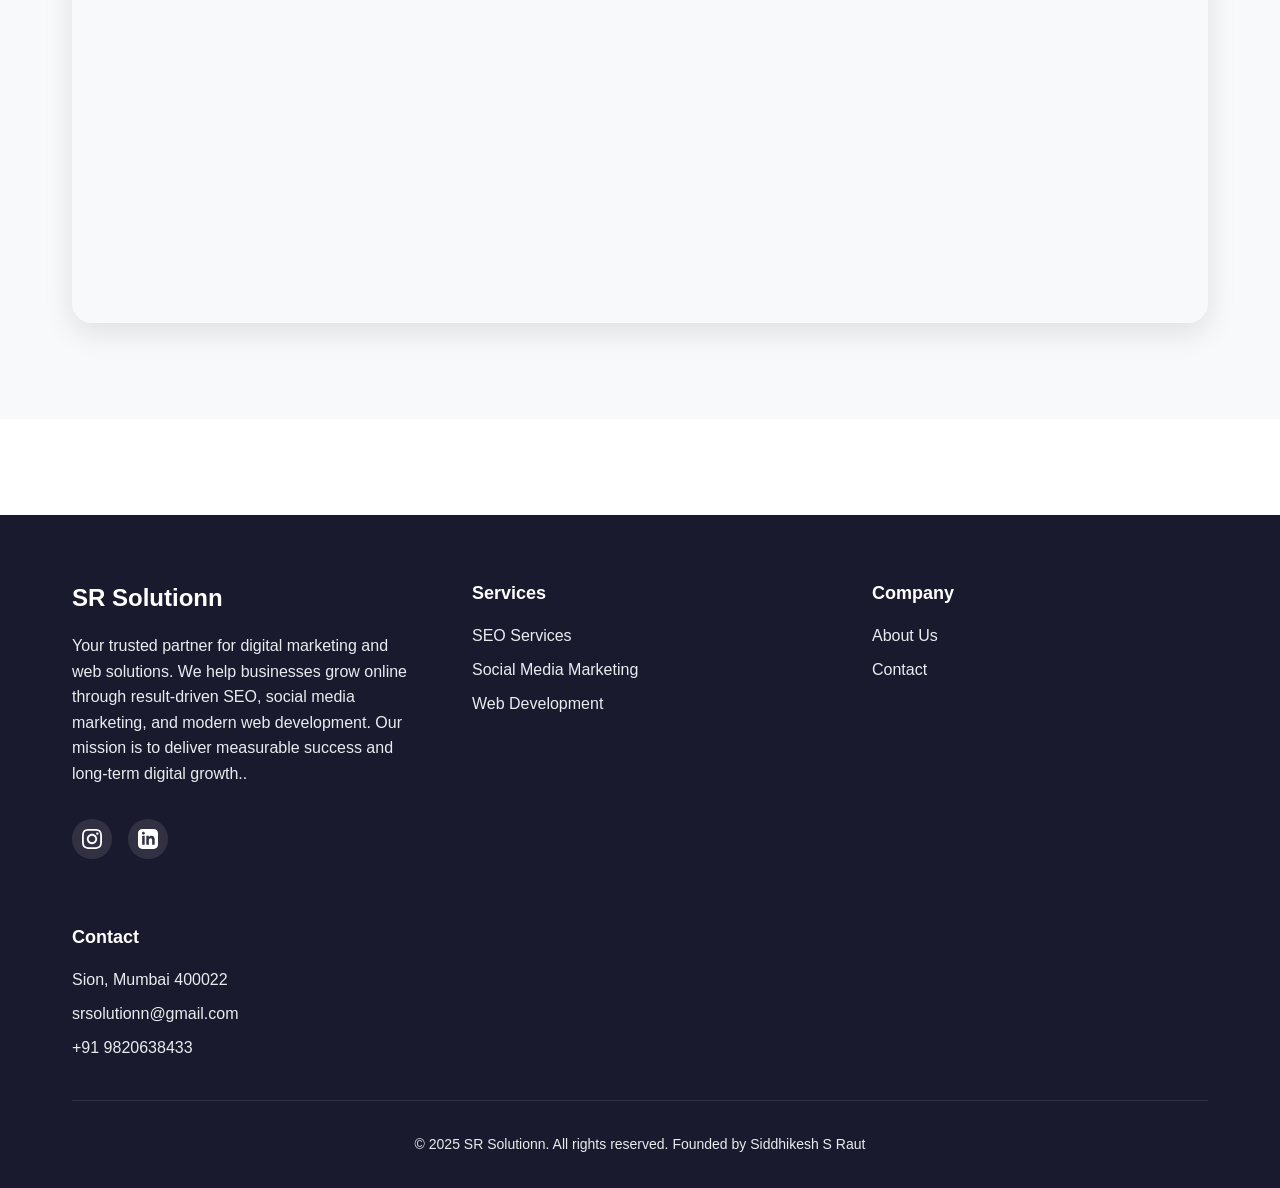
<file: contact.html>
<!DOCTYPE html>
<html lang="en">
<head>
    <meta charset="UTF-8">
    <meta name="viewport" content="width=device-width, initial-scale=1.0">
    <meta name="description" content="Contact SR Solutionn - Get in touch for SEO, Social Media Marketing, and Web Development services in Mumbai">
    <meta name="keywords" content="Contact SR Solutionn, Digital Marketing Mumbai, Web Development Inquiry">
    <title>Contact Us - SR Solutionn | Get Your Free Consultation</title>
    <link rel="stylesheet" href="style.css">
    <link rel="stylesheet" href="contact.css">
    <script src="https://www.google.com/recaptcha/api.js" async defer></script>
</head>
<body class="contact-page">
    <!-- Navigation -->
    <nav class="navbar" id="navbar">
        <div class="nav-container">
            <a href="index.html" class="logo">
                <span class="logo-text">SR</span>
                <span class="logo-sub">Solutionn</span>
            </a>
            <button class="menu-toggle" id="menuToggle">
                <span></span>
                <span></span>
                <span></span>
            </button>
            <ul class="nav-menu" id="navMenu">
                <li><a href="index.html" class="nav-link">Home</a></li>
                <li><a href="seo.html" class="nav-link">SEO Services</a></li>
                <li><a href="smm.html" class="nav-link">Social Media</a></li>
                <li><a href="web-dev.html" class="nav-link">Web Development</a></li>
                <li><a href="about.html" class="nav-link">About Us</a></li>
                <li><a href="contact.html" class="nav-link cta-nav active">Contact</a></li>
            </ul>
        </div>
    </nav>

    <!-- Hero Section -->
    <section class="contact-hero">
        <div class="container">
            <div class="hero-content">
                <h1 class="hero-title">Let's Start Your Digital Journey</h1>
                <p class="hero-subtitle">Get in touch with us and discover how we can help your business grow</p>
            </div>
        </div>
    </section>

    <!-- Contact Section -->
    <section class="contact-section">
        <div class="container">
            <div class="contact-grid">
                <!-- Contact Form -->
                <div class="contact-form-wrapper">
                    <h2>Send Us a Message</h2>
                    <form id="contactForm" class="contact-form">
                        <div class="form-row">
                            <div class="form-group">
                                <label for="firstName">First Name *</label>
                               <input type="text" name="firstName" placeholder="First Name" required>
                            </div>
                            <div class="form-group">
                                <label for="lastName">Last Name *</label>
                                <input type="text" id="lastName" name="lastName" required>
                            </div>
                        </div>

                        <div class="form-row">
                            <div class="form-group">
                                <label for="email">Email Address *</label>
                                <input type="email" id="email" name="email" required>
                            </div>
                            <div class="form-group">
                                <label for="phone">Phone Number</label>
                                <input type="tel" id="phone" name="phone">
                            </div>
                        </div>

                        <div class="form-group">
                            <label for="service">Service Interested In *</label>
                            <select id="service" name="service" required>
                                <option value="">Select a service</option>
                                <option value="seo">SEO Services</option>
                                <option value="smm">Social Media Marketing</option>
                                <option value="web-dev">Web Development</option>
                                <option value="all">All Services</option>
                                <option value="consultation">General Consultation</option>
                            </select>
                        </div>

                        <div class="form-group">
                            <label for="message">Your Message *</label>
                            <textarea id="message" name="message" rows="5" required placeholder="Tell us about your project or inquiry..."></textarea>
                        </div>

                        <button type="submit" class="btn btn-primary btn-large">
                            Send Message
                        </button>

                        <div id="formMessage" class="form-message"></div>
                    </form>
                </div>

                <!-- Contact Info -->
                <div class="contact-info-wrapper">
                    <h2>Get In Touch</h2>
                    
                    <div class="info-cards">
                        <div class="info-card">
                            <div class="info-icon">
                                <svg viewBox="0 0 24 24" fill="none" stroke="currentColor" stroke-width="2">
                                    <path d="M17.657 16.657L13.414 20.9a1.998 1.998 0 01-2.827 0l-4.244-4.243a8 8 0 1111.314 0z"/>
                                    <path d="M15 11a3 3 0 11-6 0 3 3 0 016 0z"/>
                                </svg>
                            </div>
                            <h3>Visit Us</h3>
                            <p>Sion, Mumbai 400022<br>Maharashtra, India</p>
                        </div>

                        <div class="info-card">
                            <div class="info-icon">
                                <svg viewBox="0 0 24 24" fill="none" stroke="currentColor" stroke-width="2">
                                    <path d="M3 8l7.89 5.26a2 2 0 002.22 0L21 8M5 19h14a2 2 0 002-2V7a2 2 0 00-2-2H5a2 2 0 00-2 2v10a2 2 0 002 2z"/>
                                </svg>
                            </div>
                            <h3>Email Us</h3>
                            <p><a href="mailto:srsolutionn@gmail.com">srsolutionn@gmail.com</a></p>
                        </div>

                        <div class="info-card">
                            <div class="info-icon">
                                <svg viewBox="0 0 24 24" fill="none" stroke="currentColor" stroke-width="2">
                                    <path d="M3 5a2 2 0 012-2h3.28a1 1 0 01.948.684l1.498 4.493a1 1 0 01-.502 1.21l-2.257 1.13a11.042 11.042 0 005.516 5.516l1.13-2.257a1 1 0 011.21-.502l4.493 1.498a1 1 0 01.684.949V19a2 2 0 01-2 2h-1C9.716 21 3 14.284 3 6V5z"/>
                                </svg>
                            </div>
                            <h3>Call Us</h3>
                            <p><a href="tel:+919820638433">+91 9820638433</a></p>
                        </div>

                        <div class="info-card">
                            <div class="info-icon">
                                <svg viewBox="0 0 24 24" fill="none" stroke="currentColor" stroke-width="2">
                                    <path d="M12 8v4l3 3m6-3a9 9 0 11-18 0 9 9 0 0118 0z"/>
                                </svg>
                            </div>
                            <h3>Business Hours</h3>
                            <p>Monday - Saturday<br>10:00 AM - 6:00 PM IST</p>
                        </div>
                    </div>

                    <div class="social-connect">
                        <h3>Connect With Us</h3>
                        <div class="social-links-large">
                            <a href="https://www.instagram.com/srsolutionn?igsh=MWU5dGF4emhzcXpwMg=" target="_blank" class="social-link">
                                <svg viewBox="0 0 24 24" fill="currentColor">
                                    <path d="M12 2.163c3.204 0 3.584.012 4.85.07 3.252.148 4.771 1.691 4.919 4.919.058 1.265.069 1.645.069 4.849 0 3.205-.012 3.584-.069 4.849-.149 3.225-1.664 4.771-4.919 4.919-1.266.058-1.644.07-4.85.07-3.204 0-3.584-.012-4.849-.07-3.26-.149-4.771-1.699-4.919-4.92-.058-1.265-.07-1.644-.07-4.849 0-3.204.013-3.583.07-4.849.149-3.227 1.664-4.771 4.919-4.919 1.266-.057 1.645-.069 4.849-.069zm0-2.163c-3.259 0-3.667.014-4.947.072-4.358.2-6.78 2.618-6.98 6.98-.059 1.281-.073 1.689-.073 4.948 0 3.259.014 3.668.072 4.948.2 4.358 2.618 6.78 6.98 6.98 1.281.058 1.689.072 4.948.072 3.259 0 3.668-.014 4.948-.072 4.354-.2 6.782-2.618 6.979-6.98.059-1.28.073-1.689.073-4.948 0-3.259-.014-3.667-.072-4.947-.196-4.354-2.617-6.78-6.979-6.98-1.281-.059-1.69-.073-4.949-.073zm0 5.838c-3.403 0-6.162 2.759-6.162 6.162s2.759 6.163 6.162 6.163 6.162-2.759 6.162-6.163c0-3.403-2.759-6.162-6.162-6.162zm0 10.162c-2.209 0-4-1.79-4-4 0-2.209 1.791-4 4-4s4 1.791 4 4c0 2.21-1.791 4-4 4zm6.406-11.845c-.796 0-1.441.645-1.441 1.44s.645 1.44 1.441 1.44c.795 0 1.439-.645 1.439-1.44s-.644-1.44-1.439-1.44z"/>
                                </svg>
                                <span>Instagram</span>
                            </a>
                            <a href="https://www.linkedin.com/in/sr-solutionn-7617203a1/" target="_blank" class="social-link">
                                <svg viewBox="0 0 24 24" fill="currentColor">
                                    <path d="M19 0h-14c-2.761 0-5 2.239-5 5v14c0 2.761 2.239 5 5 5h14c2.762 0 5-2.239 5-5v-14c0-2.761-2.238-5-5-5zm-11 19h-3v-11h3v11zm-1.5-12.268c-.966 0-1.75-.79-1.75-1.764s.784-1.764 1.75-1.764 1.75.79 1.75 1.764-.783 1.764-1.75 1.764zm13.5 12.268h-3v-5.604c0-3.368-4-3.113-4 0v5.604h-3v-11h3v1.765c1.396-2.586 7-2.777 7 2.476v6.759z"/>
                                </svg>
                                <span>LinkedIn</span>
                            </a>
                        </div>
                    </div>
                </div>
            </div>
        </div>
    </section>

    <!-- Map Section -->
    <section class="map-section">
        <div class="container">
            <h2 class="section-title">Find Us On The Map</h2>
            <div class="map-wrapper">
                <iframe 
                    src="https://www.google.com/maps/embed?pb=!1m18!1m12!1m3!1d30167.91447632389!2d72.85382!3d19.04330!2m3!1f0!2f0!3f0!3m2!1i1024!2i768!4f13.1!3m3!1m2!1s0x3be7c94c8c3bdd71%3A0x1c68650c8d38d68d!2sSion%2C%20Mumbai%2C%20Maharashtra%20400022!5e0!3m2!1sen!2sin!4v1234567890" 
                    width="100%" 
                    height="450" 
                    style="border:0;" 
                    allowfullscreen="" 
                    loading="lazy" 
                    referrerpolicy="no-referrer-when-downgrade">
                </iframe>
            </div>
        </div>
    </section>

    <!-- Footer -->
    <footer class="footer">
        <div class="container">
            <div class="footer-content">
                <div class="footer-col">
                    <h3 class="footer-logo">SR Solutionn</h3>
                    <p class="footer-desc">Your trusted partner for digital marketing and web solutions. We help businesses grow online through result-driven SEO, social media marketing, and modern web development. Our mission is to deliver measurable success and long-term digital growth..</p>
                    <div class="social-links">
                        <a href="https://www.instagram.com/srsolutionn?igsh=MWU5dGF4emhzcXpwMg=" target="_blank" aria-label="Instagram">
                            <svg viewBox="0 0 24 24" fill="currentColor">
                                <path d="M12 2.163c3.204 0 3.584.012 4.85.07 3.252.148 4.771 1.691 4.919 4.919.058 1.265.069 1.645.069 4.849 0 3.205-.012 3.584-.069 4.849-.149 3.225-1.664 4.771-4.919 4.919-1.266.058-1.644.07-4.85.07-3.204 0-3.584-.012-4.849-.07-3.26-.149-4.771-1.699-4.919-4.92-.058-1.265-.07-1.644-.07-4.849 0-3.204.013-3.583.07-4.849.149-3.227 1.664-4.771 4.919-4.919 1.266-.057 1.645-.069 4.849-.069zm0-2.163c-3.259 0-3.667.014-4.947.072-4.358.2-6.78 2.618-6.98 6.98-.059 1.281-.073 1.689-.073 4.948 0 3.259.014 3.668.072 4.948.2 4.358 2.618 6.78 6.98 6.98 1.281.058 1.689.072 4.948.072 3.259 0 3.668-.014 4.948-.072 4.354-.2 6.782-2.618 6.979-6.98.059-1.28.073-1.689.073-4.948 0-3.259-.014-3.667-.072-4.947-.196-4.354-2.617-6.78-6.979-6.98-1.281-.059-1.69-.073-4.949-.073zm0 5.838c-3.403 0-6.162 2.759-6.162 6.162s2.759 6.163 6.162 6.163 6.162-2.759 6.162-6.163c0-3.403-2.759-6.162-6.162-6.162zm0 10.162c-2.209 0-4-1.79-4-4 0-2.209 1.791-4 4-4s4 1.791 4 4c0 2.21-1.791 4-4 4zm6.406-11.845c-.796 0-1.441.645-1.441 1.44s.645 1.44 1.441 1.44c.795 0 1.439-.645 1.439-1.44s-.644-1.44-1.439-1.44z"/>
                            </svg>
                        </a>
                        <a href="https://www.linkedin.com/in/sr-solutionn-7617203a1/" target="_blank" aria-label="LinkedIn">
                            <svg viewBox="0 0 24 24" fill="currentColor">
                                <path d="M19 0h-14c-2.761 0-5 2.239-5 5v14c0 2.761 2.239 5 5 5h14c2.762 0 5-2.239 5-5v-14c0-2.761-2.238-5-5-5zm-11 19h-3v-11h3v11zm-1.5-12.268c-.966 0-1.75-.79-1.75-1.764s.784-1.764 1.75-1.764 1.75.79 1.75 1.764-.783 1.764-1.75 1.764zm13.5 12.268h-3v-5.604c0-3.368-4-3.113-4 0v5.604h-3v-11h3v1.765c1.396-2.586 7-2.777 7 2.476v6.759z"/>
                            </svg>
                        </a>
                    </div>
                </div>
                <div class="footer-col">
                    <h4>Services</h4>
                    <ul>
                        <li><a href="seo.html">SEO Services</a></li>
                        <li><a href="smm.html">Social Media Marketing</a></li>
                        <li><a href="web-dev.html">Web Development</a></li>
                    </ul>
                </div>
                <div class="footer-col">
                    <h4>Company</h4>
                    <ul>
                        <li><a href="about.html">About Us</a></li>
                        <li><a href="contact.html">Contact</a></li>
                    </ul>
                </div>
                <div class="footer-col">
                    <h4>Contact</h4>
                    <ul class="contact-info">
                        <li>Sion, Mumbai 400022</li>
                        <li><a href="mailto:srsolutionn@gmail.com">srsolutionn@gmail.com</a></li>
                        <li><a href="tel:+919820638433">+91 9820638433</a></li>
                    </ul>
                </div>
            </div>
            <div class="footer-bottom">
                <p>&copy; 2025 SR Solutionn. All rights reserved. Founded by Siddhikesh S Raut</p>
            </div>
        </div>
    </footer>

    <script src="main.js"></script>
    <script src="contact.js"></script>
</body>
</html>
</file>
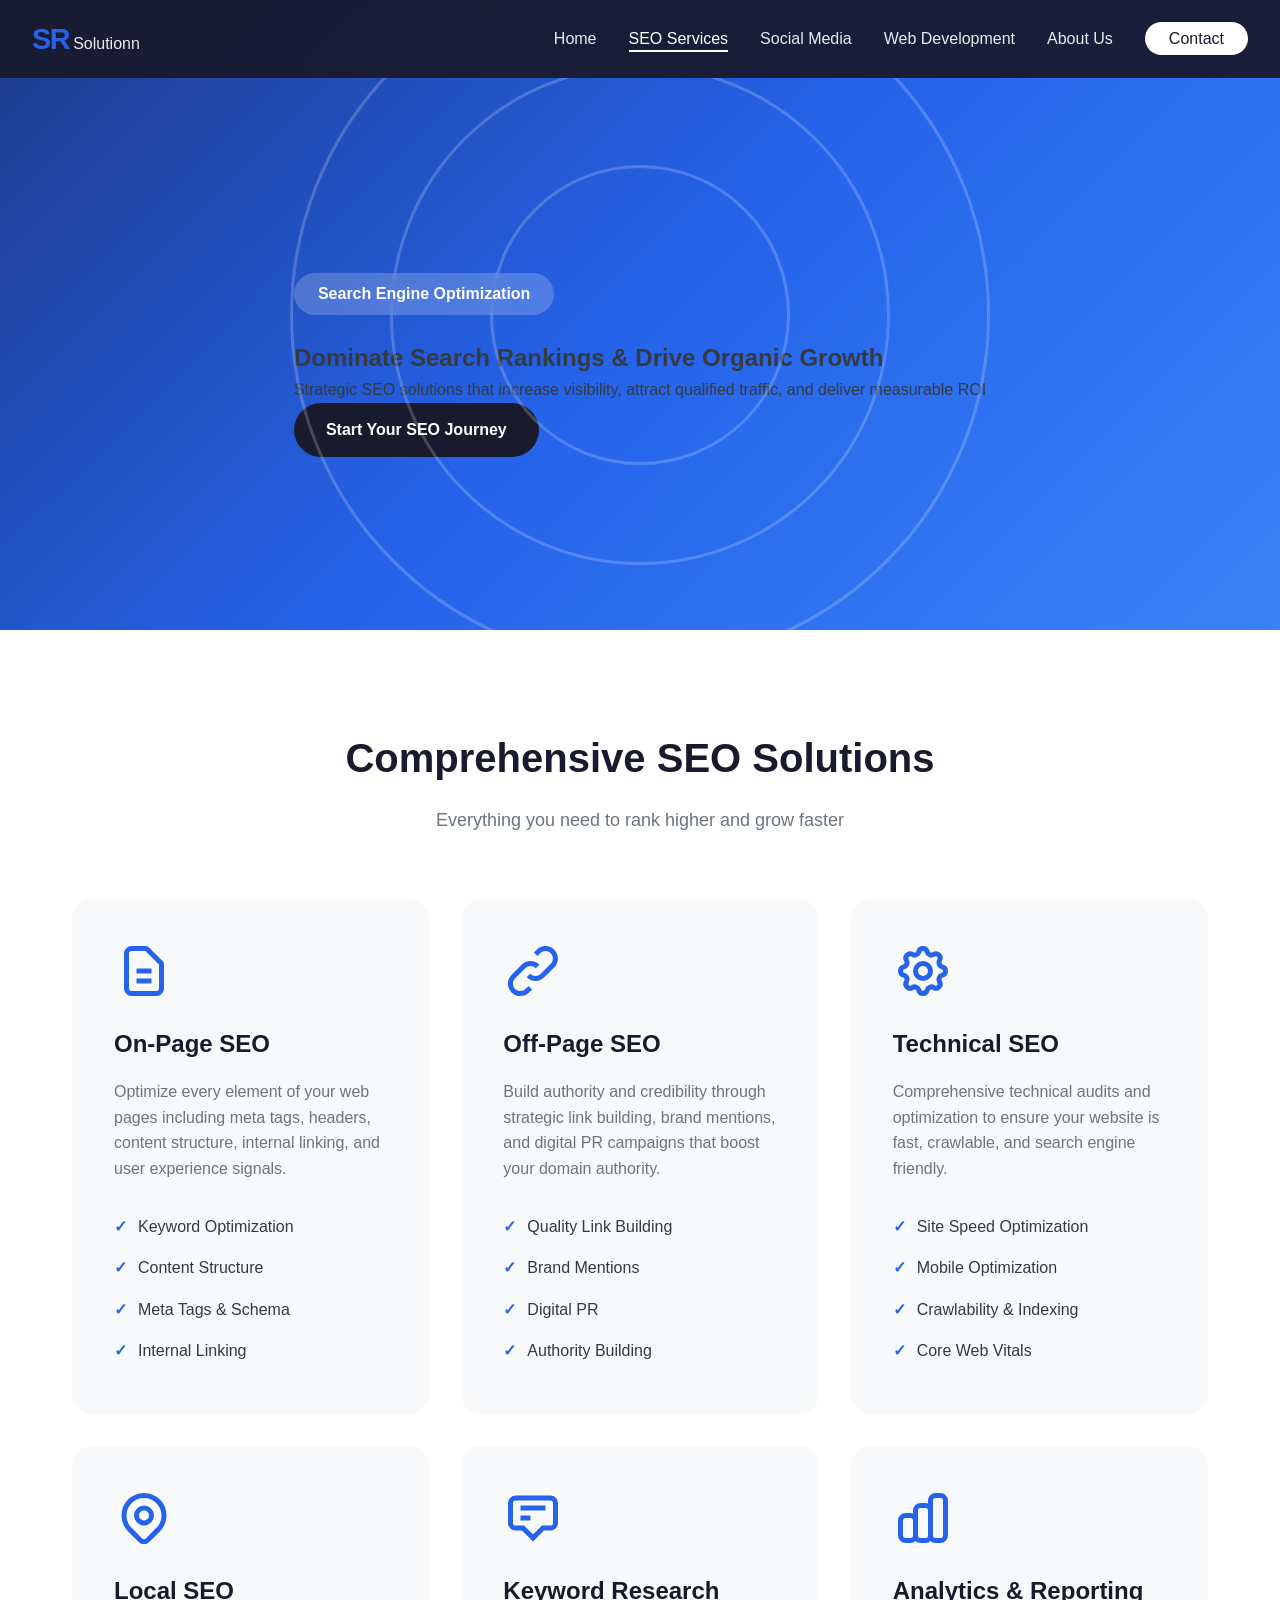
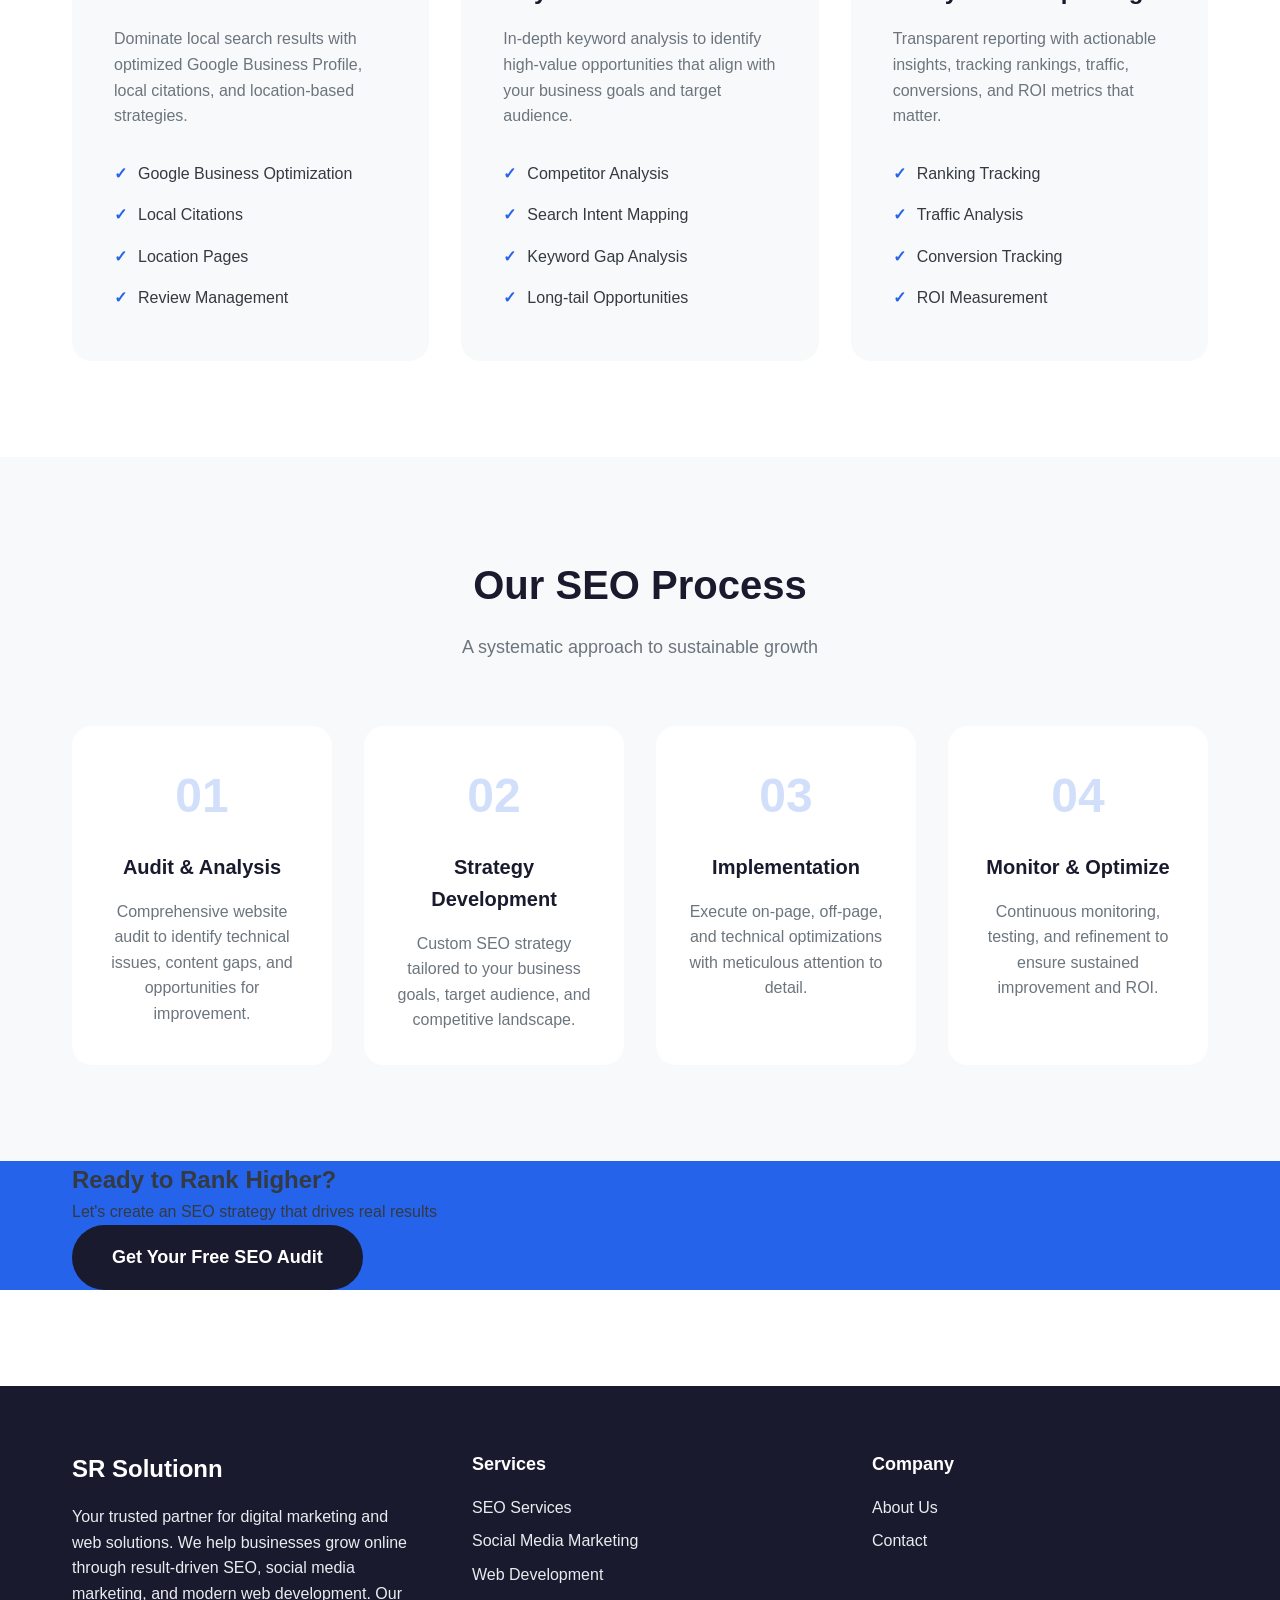
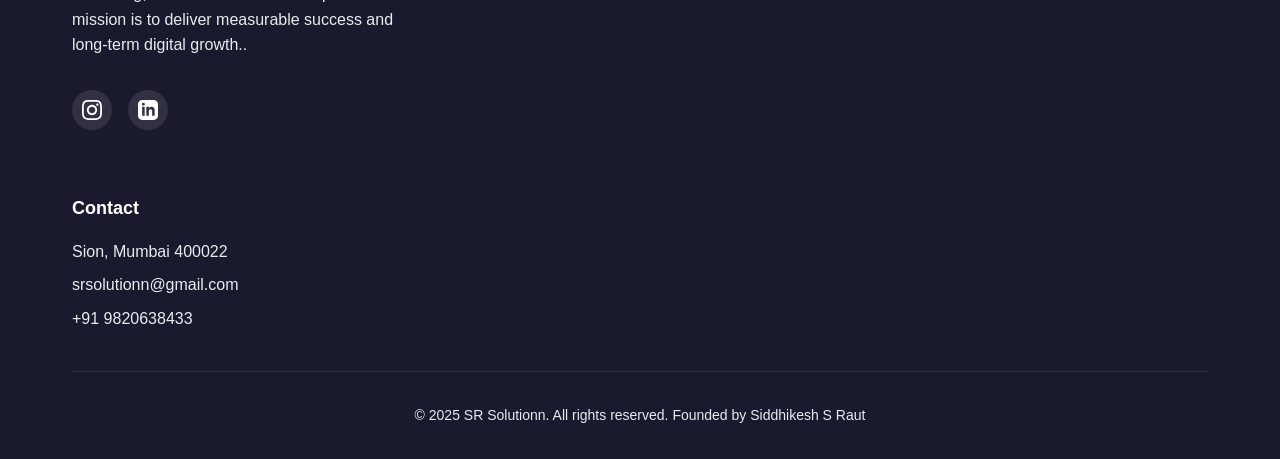
<file: seo.html>
<!DOCTYPE html>
<html lang="en">
<head>
    <meta charset="UTF-8">
    <meta name="viewport" content="width=device-width, initial-scale=1.0">
    <meta name="description" content="Professional SEO Services in Mumbai - On-page, Off-page, Technical Audits & Local SEO by SR Solutionn">
    <meta name="keywords" content="SEO Services Mumbai, Search Engine Optimization, On-page SEO, Off-page SEO, Technical SEO">
    <title>SEO Services - Expert Search Engine Optimization | SR Solutionn</title>
    <link rel="stylesheet" href="style.css">
    <link rel="stylesheet" href="seo.css">
</head>
<body class="seo-page">
    <!-- Navigation -->
    <nav class="navbar" id="navbar">
        <div class="nav-container">
            <a href="index.html" class="logo logo-seo">
                <span class="logo-text">SR</span>
                <span class="logo-sub">Solutionn</span>
            </a>
            <button class="menu-toggle" id="menuToggle">
                <span></span>
                <span></span>
                <span></span>
            </button>
            <ul class="nav-menu" id="navMenu">
                <li><a href="index.html" class="nav-link">Home</a></li>
                <li><a href="seo.html" class="nav-link active">SEO Services</a></li>
                <li><a href="smm.html" class="nav-link">Social Media</a></li>
                <li><a href="web-dev.html" class="nav-link">Web Development</a></li>
                <li><a href="about.html" class="nav-link">About Us</a></li>
                <li><a href="contact.html" class="nav-link cta-nav">Contact</a></li>
            </ul>
        </div>
    </nav>

    <!-- Hero Section -->
    <section class="seo-hero">
        <div class="seo-3d-bg">
            <div class="search-ring ring-1"></div>
            <div class="search-ring ring-2"></div>
            <div class="search-ring ring-3"></div>
        </div>
        <div class="container">
            <div class="hero-content">
                <span class="hero-badge">Search Engine Optimization</span>
                <h1 class="hero-title">Dominate Search Rankings & Drive Organic Growth</h1>
                <p class="hero-subtitle">Strategic SEO solutions that increase visibility, attract qualified traffic, and deliver measurable ROI</p>
                <a href="contact.html" class="btn btn-primary">Start Your SEO Journey</a>
            </div>
        </div>
    </section>

    <!-- SEO Solutions Section -->
    <section class="seo-solutions">
        <div class="container">
            <div class="section-header">
                <h2 class="section-title">Comprehensive SEO Solutions</h2>
                <p class="section-subtitle">Everything you need to rank higher and grow faster</p>
            </div>

            <div class="solutions-grid">
                <div class="solution-card">
                    <div class="solution-icon">
                        <svg viewBox="0 0 24 24" fill="none" stroke="currentColor" stroke-width="2">
                            <path d="M9 12h6m-6 4h6m2 5H7a2 2 0 01-2-2V5a2 2 0 012-2h5.586a1 1 0 01.707.293l5.414 5.414a1 1 0 01.293.707V19a2 2 0 01-2 2z"/>
                        </svg>
                    </div>
                    <h3>On-Page SEO</h3>
                    <p>Optimize every element of your web pages including meta tags, headers, content structure, internal linking, and user experience signals.</p>
                    <ul>
                        <li>Keyword Optimization</li>
                        <li>Content Structure</li>
                        <li>Meta Tags & Schema</li>
                        <li>Internal Linking</li>
                    </ul>
                </div>

                <div class="solution-card">
                    <div class="solution-icon">
                        <svg viewBox="0 0 24 24" fill="none" stroke="currentColor" stroke-width="2">
                            <path d="M13.828 10.172a4 4 0 00-5.656 0l-4 4a4 4 0 105.656 5.656l1.102-1.101m-.758-4.899a4 4 0 005.656 0l4-4a4 4 0 00-5.656-5.656l-1.1 1.1"/>
                        </svg>
                    </div>
                    <h3>Off-Page SEO</h3>
                    <p>Build authority and credibility through strategic link building, brand mentions, and digital PR campaigns that boost your domain authority.</p>
                    <ul>
                        <li>Quality Link Building</li>
                        <li>Brand Mentions</li>
                        <li>Digital PR</li>
                        <li>Authority Building</li>
                    </ul>
                </div>

                <div class="solution-card">
                    <div class="solution-icon">
                        <svg viewBox="0 0 24 24" fill="none" stroke="currentColor" stroke-width="2">
                            <path d="M10.325 4.317c.426-1.756 2.924-1.756 3.35 0a1.724 1.724 0 002.573 1.066c1.543-.94 3.31.826 2.37 2.37a1.724 1.724 0 001.065 2.572c1.756.426 1.756 2.924 0 3.35a1.724 1.724 0 00-1.066 2.573c.94 1.543-.826 3.31-2.37 2.37a1.724 1.724 0 00-2.572 1.065c-.426 1.756-2.924 1.756-3.35 0a1.724 1.724 0 00-2.573-1.066c-1.543.94-3.31-.826-2.37-2.37a1.724 1.724 0 00-1.065-2.572c-1.756-.426-1.756-2.924 0-3.35a1.724 1.724 0 001.066-2.573c-.94-1.543.826-3.31 2.37-2.37.996.608 2.296.07 2.572-1.065z"/>
                            <path d="M15 12a3 3 0 11-6 0 3 3 0 016 0z"/>
                        </svg>
                    </div>
                    <h3>Technical SEO</h3>
                    <p>Comprehensive technical audits and optimization to ensure your website is fast, crawlable, and search engine friendly.</p>
                    <ul>
                        <li>Site Speed Optimization</li>
                        <li>Mobile Optimization</li>
                        <li>Crawlability & Indexing</li>
                        <li>Core Web Vitals</li>
                    </ul>
                </div>

                <div class="solution-card">
                    <div class="solution-icon">
                        <svg viewBox="0 0 24 24" fill="none" stroke="currentColor" stroke-width="2">
                            <path d="M17.657 16.657L13.414 20.9a1.998 1.998 0 01-2.827 0l-4.244-4.243a8 8 0 1111.314 0z"/>
                            <path d="M15 11a3 3 0 11-6 0 3 3 0 016 0z"/>
                        </svg>
                    </div>
                    <h3>Local SEO</h3>
                    <p>Dominate local search results with optimized Google Business Profile, local citations, and location-based strategies.</p>
                    <ul>
                        <li>Google Business Optimization</li>
                        <li>Local Citations</li>
                        <li>Location Pages</li>
                        <li>Review Management</li>
                    </ul>
                </div>

                <div class="solution-card">
                    <div class="solution-icon">
                        <svg viewBox="0 0 24 24" fill="none" stroke="currentColor" stroke-width="2">
                            <path d="M7 8h10M7 12h4m1 8l-4-4H5a2 2 0 01-2-2V6a2 2 0 012-2h14a2 2 0 012 2v8a2 2 0 01-2 2h-3l-4 4z"/>
                        </svg>
                    </div>
                    <h3>Keyword Research</h3>
                    <p>In-depth keyword analysis to identify high-value opportunities that align with your business goals and target audience.</p>
                    <ul>
                        <li>Competitor Analysis</li>
                        <li>Search Intent Mapping</li>
                        <li>Keyword Gap Analysis</li>
                        <li>Long-tail Opportunities</li>
                    </ul>
                </div>

                <div class="solution-card">
                    <div class="solution-icon">
                        <svg viewBox="0 0 24 24" fill="none" stroke="currentColor" stroke-width="2">
                            <path d="M9 19v-6a2 2 0 00-2-2H5a2 2 0 00-2 2v6a2 2 0 002 2h2a2 2 0 002-2zm0 0V9a2 2 0 012-2h2a2 2 0 012 2v10m-6 0a2 2 0 002 2h2a2 2 0 002-2m0 0V5a2 2 0 012-2h2a2 2 0 012 2v14a2 2 0 01-2 2h-2a2 2 0 01-2-2z"/>
                        </svg>
                    </div>
                    <h3>Analytics & Reporting</h3>
                    <p>Transparent reporting with actionable insights, tracking rankings, traffic, conversions, and ROI metrics that matter.</p>
                    <ul>
                        <li>Ranking Tracking</li>
                        <li>Traffic Analysis</li>
                        <li>Conversion Tracking</li>
                        <li>ROI Measurement</li>
                    </ul>
                </div>
            </div>
        </div>
    </section>

    <!-- SEO Process Section -->
    <section class="seo-process">
        <div class="container">
            <div class="section-header">
                <h2 class="section-title">Our SEO Process</h2>
                <p class="section-subtitle">A systematic approach to sustainable growth</p>
            </div>

            <div class="process-timeline">
                <div class="process-step">
                    <div class="step-number">01</div>
                    <h3>Audit & Analysis</h3>
                    <p>Comprehensive website audit to identify technical issues, content gaps, and opportunities for improvement.</p>
                </div>
                <div class="process-step">
                    <div class="step-number">02</div>
                    <h3>Strategy Development</h3>
                    <p>Custom SEO strategy tailored to your business goals, target audience, and competitive landscape.</p>
                </div>
                <div class="process-step">
                    <div class="step-number">03</div>
                    <h3>Implementation</h3>
                    <p>Execute on-page, off-page, and technical optimizations with meticulous attention to detail.</p>
                </div>
                <div class="process-step">
                    <div class="step-number">04</div>
                    <h3>Monitor & Optimize</h3>
                    <p>Continuous monitoring, testing, and refinement to ensure sustained improvement and ROI.</p>
                </div>
            </div>
        </div>
    </section>

    <!-- CTA Section -->
    <section class="cta-section seo-cta">
        <div class="container">
            <div class="cta-content">
                <h2 class="cta-title">Ready to Rank Higher?</h2>
                <p class="cta-text">Let's create an SEO strategy that drives real results</p>
                <a href="contact.html" class="btn btn-primary btn-large">Get Your Free SEO Audit</a>
            </div>
        </div>
    </section>

    <!-- Footer -->
    <footer class="footer">
        <div class="container">
            <div class="footer-content">
                <div class="footer-col">
                    <h3 class="footer-logo">SR Solutionn</h3>
                    <p class="footer-desc">Your trusted partner for digital marketing and web solutions. We help businesses grow online through result-driven SEO, social media marketing, and modern web development. Our mission is to deliver measurable success and long-term digital growth..</p>
                    <div class="social-links">
                        <a href="https://www.instagram.com/srsolutionn?igsh=MWU5dGF4emhzcXpwMg=" target="_blank" aria-label="Instagram">
                            <svg viewBox="0 0 24 24" fill="currentColor">
                                <path d="M12 2.163c3.204 0 3.584.012 4.85.07 3.252.148 4.771 1.691 4.919 4.919.058 1.265.069 1.645.069 4.849 0 3.205-.012 3.584-.069 4.849-.149 3.225-1.664 4.771-4.919 4.919-1.266.058-1.644.07-4.85.07-3.204 0-3.584-.012-4.849-.07-3.26-.149-4.771-1.699-4.919-4.92-.058-1.265-.07-1.644-.07-4.849 0-3.204.013-3.583.07-4.849.149-3.227 1.664-4.771 4.919-4.919 1.266-.057 1.645-.069 4.849-.069zm0-2.163c-3.259 0-3.667.014-4.947.072-4.358.2-6.78 2.618-6.98 6.98-.059 1.281-.073 1.689-.073 4.948 0 3.259.014 3.668.072 4.948.2 4.358 2.618 6.78 6.98 6.98 1.281.058 1.689.072 4.948.072 3.259 0 3.668-.014 4.948-.072 4.354-.2 6.782-2.618 6.979-6.98.059-1.28.073-1.689.073-4.948 0-3.259-.014-3.667-.072-4.947-.196-4.354-2.617-6.78-6.979-6.98-1.281-.059-1.69-.073-4.949-.073zm0 5.838c-3.403 0-6.162 2.759-6.162 6.162s2.759 6.163 6.162 6.163 6.162-2.759 6.162-6.163c0-3.403-2.759-6.162-6.162-6.162zm0 10.162c-2.209 0-4-1.79-4-4 0-2.209 1.791-4 4-4s4 1.791 4 4c0 2.21-1.791 4-4 4zm6.406-11.845c-.796 0-1.441.645-1.441 1.44s.645 1.44 1.441 1.44c.795 0 1.439-.645 1.439-1.44s-.644-1.44-1.439-1.44z"/>
                            </svg>
                        </a>
                        <a href="https://www.linkedin.com/in/sr-solutionn-7617203a1/" target="_blank" aria-label="LinkedIn">
                            <svg viewBox="0 0 24 24" fill="currentColor">
                                <path d="M19 0h-14c-2.761 0-5 2.239-5 5v14c0 2.761 2.239 5 5 5h14c2.762 0 5-2.239 5-5v-14c0-2.761-2.238-5-5-5zm-11 19h-3v-11h3v11zm-1.5-12.268c-.966 0-1.75-.79-1.75-1.764s.784-1.764 1.75-1.764 1.75.79 1.75 1.764-.783 1.764-1.75 1.764zm13.5 12.268h-3v-5.604c0-3.368-4-3.113-4 0v5.604h-3v-11h3v1.765c1.396-2.586 7-2.777 7 2.476v6.759z"/>
                            </svg>
                        </a>
                    </div>
                </div>
                <div class="footer-col">
                    <h4>Services</h4>
                    <ul>
                        <li><a href="seo.html">SEO Services</a></li>
                        <li><a href="smm.html">Social Media Marketing</a></li>
                        <li><a href="web-dev.html">Web Development</a></li>
                    </ul>
                </div>
                <div class="footer-col">
                    <h4>Company</h4>
                    <ul>
                        <li><a href="about.html">About Us</a></li>
                        <li><a href="contact.html">Contact</a></li>
                    </ul>
                </div>
                <div class="footer-col">
                    <h4>Contact</h4>
                    <ul class="contact-info">
                        <li>Sion, Mumbai 400022</li>
                        <li><a href="mailto:srsolutionn@gmail.com">srsolutionn@gmail.com</a></li>
                        <li><a href="tel:+919820638433">+91 9820638433</a></li>
                    </ul>
                </div>
            </div>
            <div class="footer-bottom">
                <p>&copy; 2025 SR Solutionn. All rights reserved. Founded by Siddhikesh S Raut</p>
            </div>
        </div>
    </footer>

    <script src="main.js"></script>
</body>
</html>
</file>
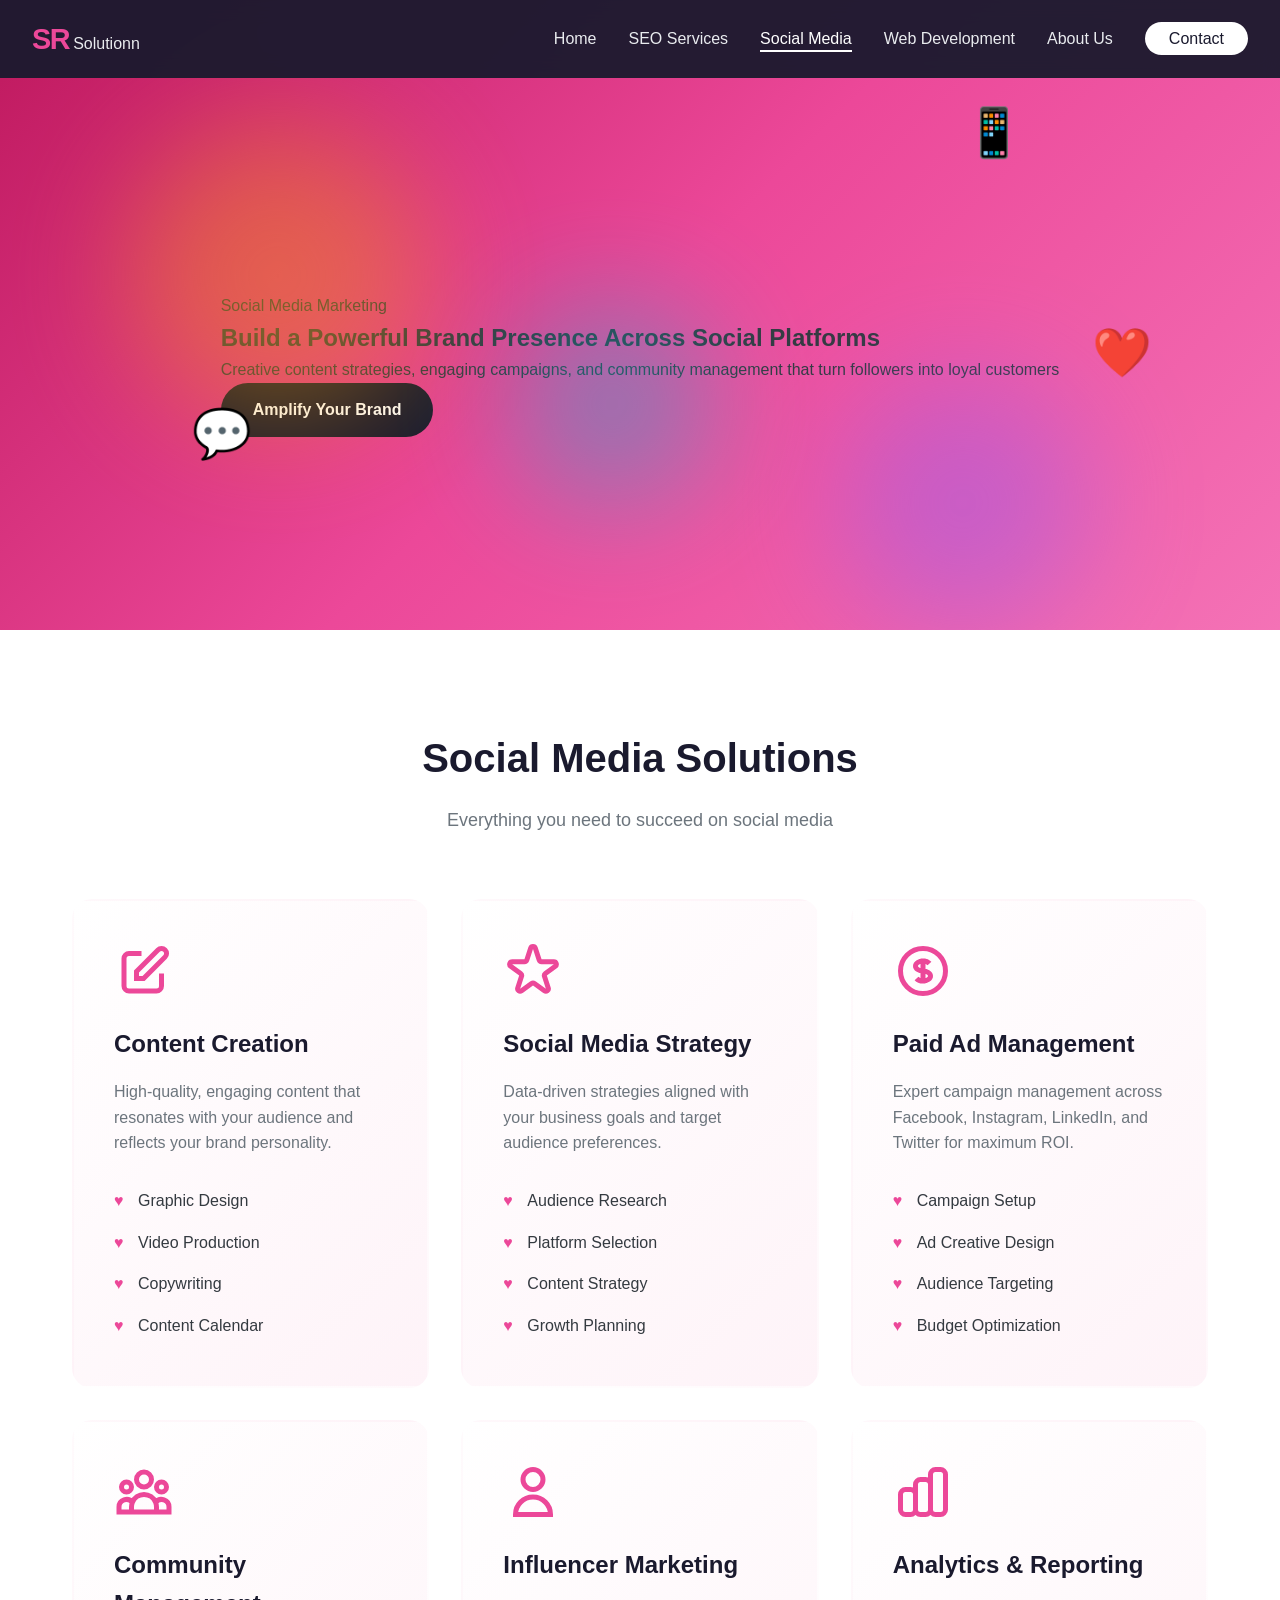
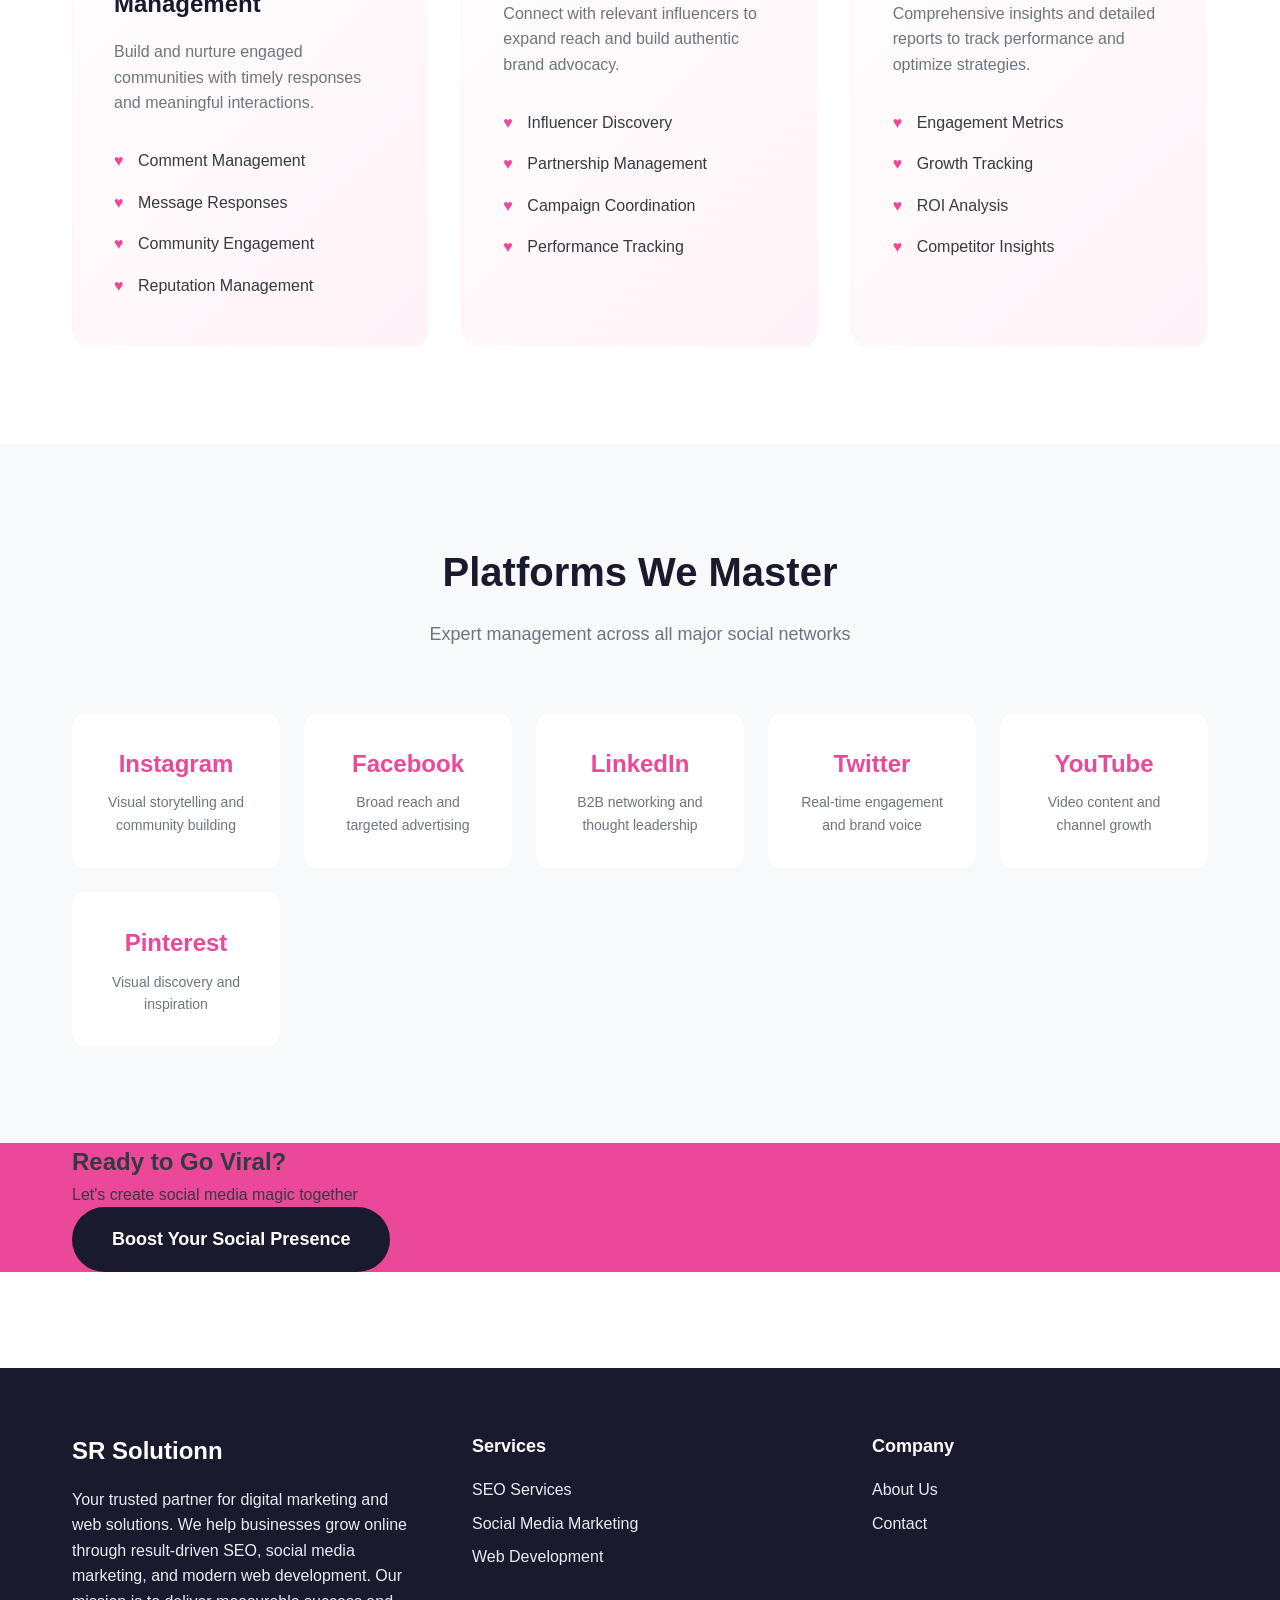
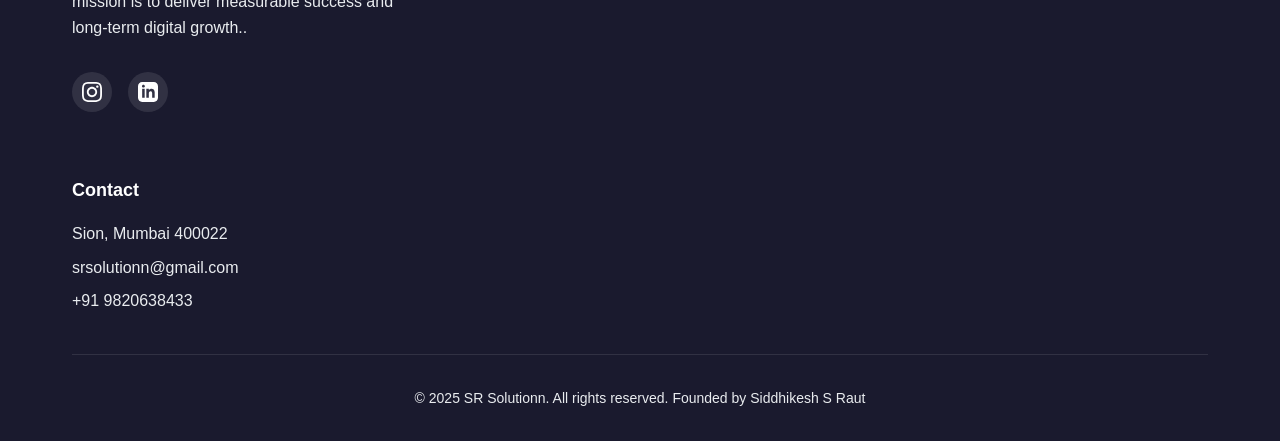
<file: smm.html>
<!DOCTYPE html>
<html lang="en">
<head>
    <meta charset="UTF-8">
    <meta name="viewport" content="width=device-width, initial-scale=1.0">
    <meta name="description" content="Professional Social Media Marketing Services in Mumbai - Content Creation, Ad Management & Influencer Marketing by SR Solutionn">
    <meta name="keywords" content="Social Media Marketing, SMM Services Mumbai, Instagram Marketing, Facebook Ads, Content Creation">
    <title>Social Media Marketing - Expert SMM Services | SR Solutionn</title>
    <link rel="stylesheet" href="style.css">
    <link rel="stylesheet" href="smm.css">
</head>
<body class="smm-page">
    <!-- Navigation -->
    <nav class="navbar" id="navbar">
        <div class="nav-container">
            <a href="index.html" class="logo logo-smm">
                <span class="logo-text">SR</span>
                <span class="logo-sub">Solutionn</span>
            </a>
            <button class="menu-toggle" id="menuToggle">
                <span></span>
                <span></span>
                <span></span>
            </button>
            <ul class="nav-menu" id="navMenu">
                <li><a href="index.html" class="nav-link">Home</a></li>
                <li><a href="seo.html" class="nav-link">SEO Services</a></li>
                <li><a href="smm.html" class="nav-link active">Social Media</a></li>
                <li><a href="web-dev.html" class="nav-link">Web Development</a></li>
                <li><a href="about.html" class="nav-link">About Us</a></li>
                <li><a href="contact.html" class="nav-link cta-nav">Contact</a></li>
            </ul>
        </div>
    </nav>

    <!-- Hero Section -->
    <section class="smm-hero">
        <div class="smm-3d-bg">
            <div class="social-orb orb-1"></div>
            <div class="social-orb orb-2"></div>
            <div class="social-orb orb-3"></div>
            <div class="floating-icon icon-1">📱</div>
            <div class="floating-icon icon-2">💬</div>
            <div class="floating-icon icon-3">❤️</div>
        </div>
        <div class="container">
            <div class="hero-content">
                <span class="hero-badge">Social Media Marketing</span>
                <h1 class="hero-title">Build a Powerful Brand Presence Across Social Platforms</h1>
                <p class="hero-subtitle">Creative content strategies, engaging campaigns, and community management that turn followers into loyal customers</p>
                <a href="contact.html" class="btn btn-primary">Amplify Your Brand</a>
            </div>
        </div>
    </section>

    <!-- SMM Services Section -->
    <section class="smm-services">
        <div class="container">
            <div class="section-header">
                <h2 class="section-title">Social Media Solutions</h2>
                <p class="section-subtitle">Everything you need to succeed on social media</p>
            </div>

            <div class="services-grid-smm">
                <div class="service-card-smm">
                    <div class="card-icon-smm">
                        <svg viewBox="0 0 24 24" fill="none" stroke="currentColor" stroke-width="2">
                            <path d="M11 5H6a2 2 0 00-2 2v11a2 2 0 002 2h11a2 2 0 002-2v-5m-1.414-9.414a2 2 0 112.828 2.828L11.828 15H9v-2.828l8.586-8.586z"/>
                        </svg>
                    </div>
                    <h3>Content Creation</h3>
                    <p>High-quality, engaging content that resonates with your audience and reflects your brand personality.</p>
                    <ul>
                        <li>Graphic Design</li>
                        <li>Video Production</li>
                        <li>Copywriting</li>
                        <li>Content Calendar</li>
                    </ul>
                </div>

                <div class="service-card-smm">
                    <div class="card-icon-smm">
                        <svg viewBox="0 0 24 24" fill="none" stroke="currentColor" stroke-width="2">
                            <path d="M11.049 2.927c.3-.921 1.603-.921 1.902 0l1.519 4.674a1 1 0 00.95.69h4.915c.969 0 1.371 1.24.588 1.81l-3.976 2.888a1 1 0 00-.363 1.118l1.518 4.674c.3.922-.755 1.688-1.538 1.118l-3.976-2.888a1 1 0 00-1.176 0l-3.976 2.888c-.783.57-1.838-.197-1.538-1.118l1.518-4.674a1 1 0 00-.363-1.118l-3.976-2.888c-.784-.57-.38-1.81.588-1.81h4.914a1 1 0 00.951-.69l1.519-4.674z"/>
                        </svg>
                    </div>
                    <h3>Social Media Strategy</h3>
                    <p>Data-driven strategies aligned with your business goals and target audience preferences.</p>
                    <ul>
                        <li>Audience Research</li>
                        <li>Platform Selection</li>
                        <li>Content Strategy</li>
                        <li>Growth Planning</li>
                    </ul>
                </div>

                <div class="service-card-smm">
                    <div class="card-icon-smm">
                        <svg viewBox="0 0 24 24" fill="none" stroke="currentColor" stroke-width="2">
                            <path d="M12 8c-1.657 0-3 .895-3 2s1.343 2 3 2 3 .895 3 2-1.343 2-3 2m0-8c1.11 0 2.08.402 2.599 1M12 8V7m0 1v8m0 0v1m0-1c-1.11 0-2.08-.402-2.599-1M21 12a9 9 0 11-18 0 9 9 0 0118 0z"/>
                        </svg>
                    </div>
                    <h3>Paid Ad Management</h3>
                    <p>Expert campaign management across Facebook, Instagram, LinkedIn, and Twitter for maximum ROI.</p>
                    <ul>
                        <li>Campaign Setup</li>
                        <li>Ad Creative Design</li>
                        <li>Audience Targeting</li>
                        <li>Budget Optimization</li>
                    </ul>
                </div>

                <div class="service-card-smm">
                    <div class="card-icon-smm">
                        <svg viewBox="0 0 24 24" fill="none" stroke="currentColor" stroke-width="2">
                            <path d="M17 20h5v-2a3 3 0 00-5.356-1.857M17 20H7m10 0v-2c0-.656-.126-1.283-.356-1.857M7 20H2v-2a3 3 0 015.356-1.857M7 20v-2c0-.656.126-1.283.356-1.857m0 0a5.002 5.002 0 019.288 0M15 7a3 3 0 11-6 0 3 3 0 016 0zm6 3a2 2 0 11-4 0 2 2 0 014 0zM7 10a2 2 0 11-4 0 2 2 0 014 0z"/>
                        </svg>
                    </div>
                    <h3>Community Management</h3>
                    <p>Build and nurture engaged communities with timely responses and meaningful interactions.</p>
                    <ul>
                        <li>Comment Management</li>
                        <li>Message Responses</li>
                        <li>Community Engagement</li>
                        <li>Reputation Management</li>
                    </ul>
                </div>

                <div class="service-card-smm">
                    <div class="card-icon-smm">
                        <svg viewBox="0 0 24 24" fill="none" stroke="currentColor" stroke-width="2">
                            <path d="M16 7a4 4 0 11-8 0 4 4 0 018 0zM12 14a7 7 0 00-7 7h14a7 7 0 00-7-7z"/>
                        </svg>
                    </div>
                    <h3>Influencer Marketing</h3>
                    <p>Connect with relevant influencers to expand reach and build authentic brand advocacy.</p>
                    <ul>
                        <li>Influencer Discovery</li>
                        <li>Partnership Management</li>
                        <li>Campaign Coordination</li>
                        <li>Performance Tracking</li>
                    </ul>
                </div>

                <div class="service-card-smm">
                    <div class="card-icon-smm">
                        <svg viewBox="0 0 24 24" fill="none" stroke="currentColor" stroke-width="2">
                            <path d="M9 19v-6a2 2 0 00-2-2H5a2 2 0 00-2 2v6a2 2 0 002 2h2a2 2 0 002-2zm0 0V9a2 2 0 012-2h2a2 2 0 012 2v10m-6 0a2 2 0 002 2h2a2 2 0 002-2m0 0V5a2 2 0 012-2h2a2 2 0 012 2v14a2 2 0 01-2 2h-2a2 2 0 01-2-2z"/>
                        </svg>
                    </div>
                    <h3>Analytics & Reporting</h3>
                    <p>Comprehensive insights and detailed reports to track performance and optimize strategies.</p>
                    <ul>
                        <li>Engagement Metrics</li>
                        <li>Growth Tracking</li>
                        <li>ROI Analysis</li>
                        <li>Competitor Insights</li>
                    </ul>
                </div>
            </div>
        </div>
    </section>

    <!-- Platforms Section -->
    <section class="platforms-section">
        <div class="container">
            <div class="section-header">
                <h2 class="section-title">Platforms We Master</h2>
                <p class="section-subtitle">Expert management across all major social networks</p>
            </div>

            <div class="platforms-grid">
                <div class="platform-card">
                    <div class="platform-name">Instagram</div>
                    <p>Visual storytelling and community building</p>
                </div>
                <div class="platform-card">
                    <div class="platform-name">Facebook</div>
                    <p>Broad reach and targeted advertising</p>
                </div>
                <div class="platform-card">
                    <div class="platform-name">LinkedIn</div>
                    <p>B2B networking and thought leadership</p>
                </div>
                <div class="platform-card">
                    <div class="platform-name">Twitter</div>
                    <p>Real-time engagement and brand voice</p>
                </div>
                <div class="platform-card">
                    <div class="platform-name">YouTube</div>
                    <p>Video content and channel growth</p>
                </div>
                <div class="platform-card">
                    <div class="platform-name">Pinterest</div>
                    <p>Visual discovery and inspiration</p>
                </div>
            </div>
        </div>
    </section>

    <!-- CTA Section -->
    <section class="cta-section smm-cta">
        <div class="container">
            <div class="cta-content">
                <h2 class="cta-title">Ready to Go Viral?</h2>
                <p class="cta-text">Let's create social media magic together</p>
                <a href="contact.html" class="btn btn-primary btn-large">Boost Your Social Presence</a>
            </div>
        </div>
    </section>

    <!-- Footer -->
    <footer class="footer">
        <div class="container">
            <div class="footer-content">
                <div class="footer-col">
                    <h3 class="footer-logo">SR Solutionn</h3>
                    <p class="footer-desc">Your trusted partner for digital marketing and web solutions. We help businesses grow online through result-driven SEO, social media marketing, and modern web development. Our mission is to deliver measurable success and long-term digital growth..</p>
                    <div class="social-links">
                        <a href="https://www.instagram.com/srsolutionn?igsh=MWU5dGF4emhzcXpwMg=" target="_blank" aria-label="Instagram">
                            <svg viewBox="0 0 24 24" fill="currentColor">
                                <path d="M12 2.163c3.204 0 3.584.012 4.85.07 3.252.148 4.771 1.691 4.919 4.919.058 1.265.069 1.645.069 4.849 0 3.205-.012 3.584-.069 4.849-.149 3.225-1.664 4.771-4.919 4.919-1.266.058-1.644.07-4.85.07-3.204 0-3.584-.012-4.849-.07-3.26-.149-4.771-1.699-4.919-4.92-.058-1.265-.07-1.644-.07-4.849 0-3.204.013-3.583.07-4.849.149-3.227 1.664-4.771 4.919-4.919 1.266-.057 1.645-.069 4.849-.069zm0-2.163c-3.259 0-3.667.014-4.947.072-4.358.2-6.78 2.618-6.98 6.98-.059 1.281-.073 1.689-.073 4.948 0 3.259.014 3.668.072 4.948.2 4.358 2.618 6.78 6.98 6.98 1.281.058 1.689.072 4.948.072 3.259 0 3.668-.014 4.948-.072 4.354-.2 6.782-2.618 6.979-6.98.059-1.28.073-1.689.073-4.948 0-3.259-.014-3.667-.072-4.947-.196-4.354-2.617-6.78-6.979-6.98-1.281-.059-1.69-.073-4.949-.073zm0 5.838c-3.403 0-6.162 2.759-6.162 6.162s2.759 6.163 6.162 6.163 6.162-2.759 6.162-6.163c0-3.403-2.759-6.162-6.162-6.162zm0 10.162c-2.209 0-4-1.79-4-4 0-2.209 1.791-4 4-4s4 1.791 4 4c0 2.21-1.791 4-4 4zm6.406-11.845c-.796 0-1.441.645-1.441 1.44s.645 1.44 1.441 1.44c.795 0 1.439-.645 1.439-1.44s-.644-1.44-1.439-1.44z"/>
                            </svg>
                        </a>
                        <a href="https://www.linkedin.com/in/sr-solutionn-7617203a1/" target="_blank" aria-label="LinkedIn">
                            <svg viewBox="0 0 24 24" fill="currentColor">
                                <path d="M19 0h-14c-2.761 0-5 2.239-5 5v14c0 2.761 2.239 5 5 5h14c2.762 0 5-2.239 5-5v-14c0-2.761-2.238-5-5-5zm-11 19h-3v-11h3v11zm-1.5-12.268c-.966 0-1.75-.79-1.75-1.764s.784-1.764 1.75-1.764 1.75.79 1.75 1.764-.783 1.764-1.75 1.764zm13.5 12.268h-3v-5.604c0-3.368-4-3.113-4 0v5.604h-3v-11h3v1.765c1.396-2.586 7-2.777 7 2.476v6.759z"/>
                            </svg>
                        </a>
                    </div>
                </div>
                <div class="footer-col">
                    <h4>Services</h4>
                    <ul>
                        <li><a href="seo.html">SEO Services</a></li>
                        <li><a href="smm.html">Social Media Marketing</a></li>
                        <li><a href="web-dev.html">Web Development</a></li>
                    </ul>
                </div>
                <div class="footer-col">
                    <h4>Company</h4>
                    <ul>
                        <li><a href="about.html">About Us</a></li>
                        <li><a href="contact.html">Contact</a></li>
                    </ul>
                </div>
                <div class="footer-col">
                    <h4>Contact</h4>
                    <ul class="contact-info">
                        <li>Sion, Mumbai 400022</li>
                        <li><a href="mailto:srsolutionn@gmail.com">srsolutionn@gmail.com</a></li>
                        <li><a href="tel:+919820638433">+91 9820638433</a></li>
                    </ul>
                </div>
            </div>
            <div class="footer-bottom">
                <p>&copy; 2025 SR Solutionn. All rights reserved. Founded by Siddhikesh S Raut</p>
            </div>
        </div>
    </footer>

    <script src="main.js"></script>
</body>
</html>
</file>
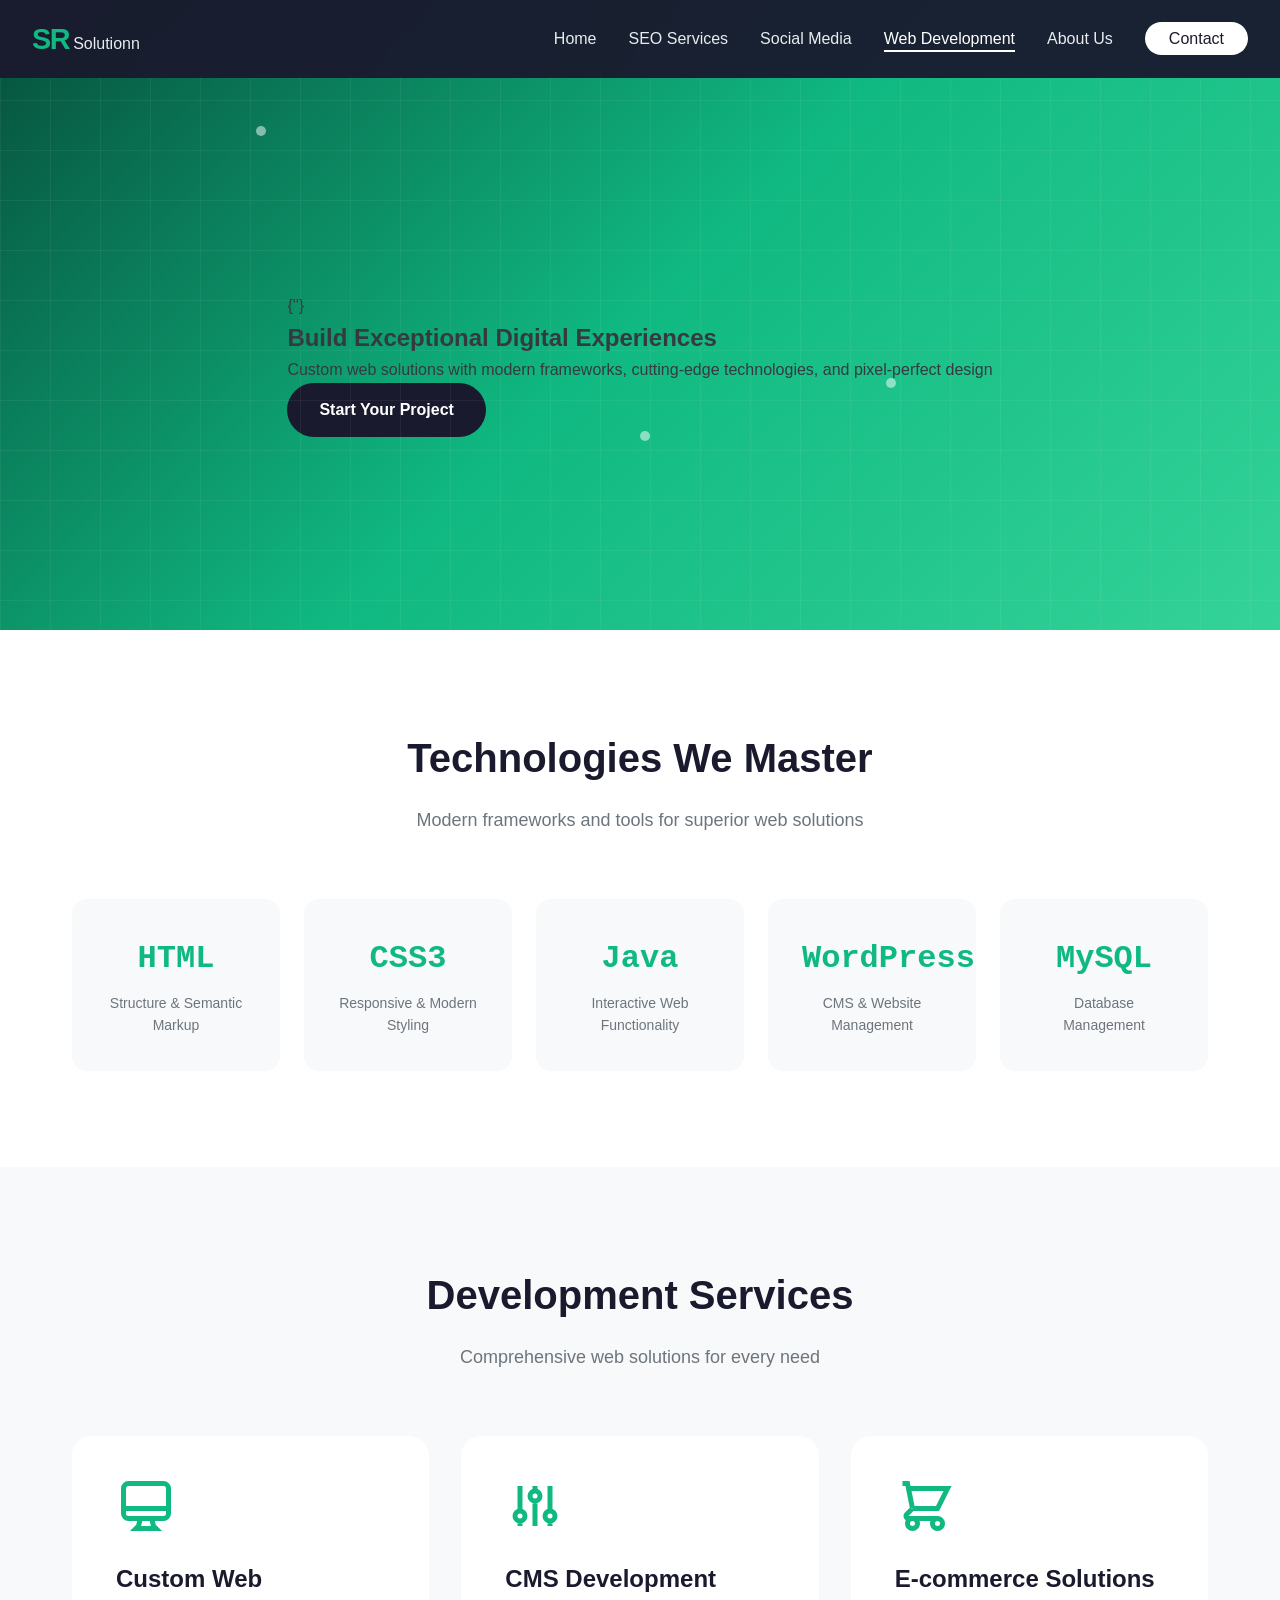
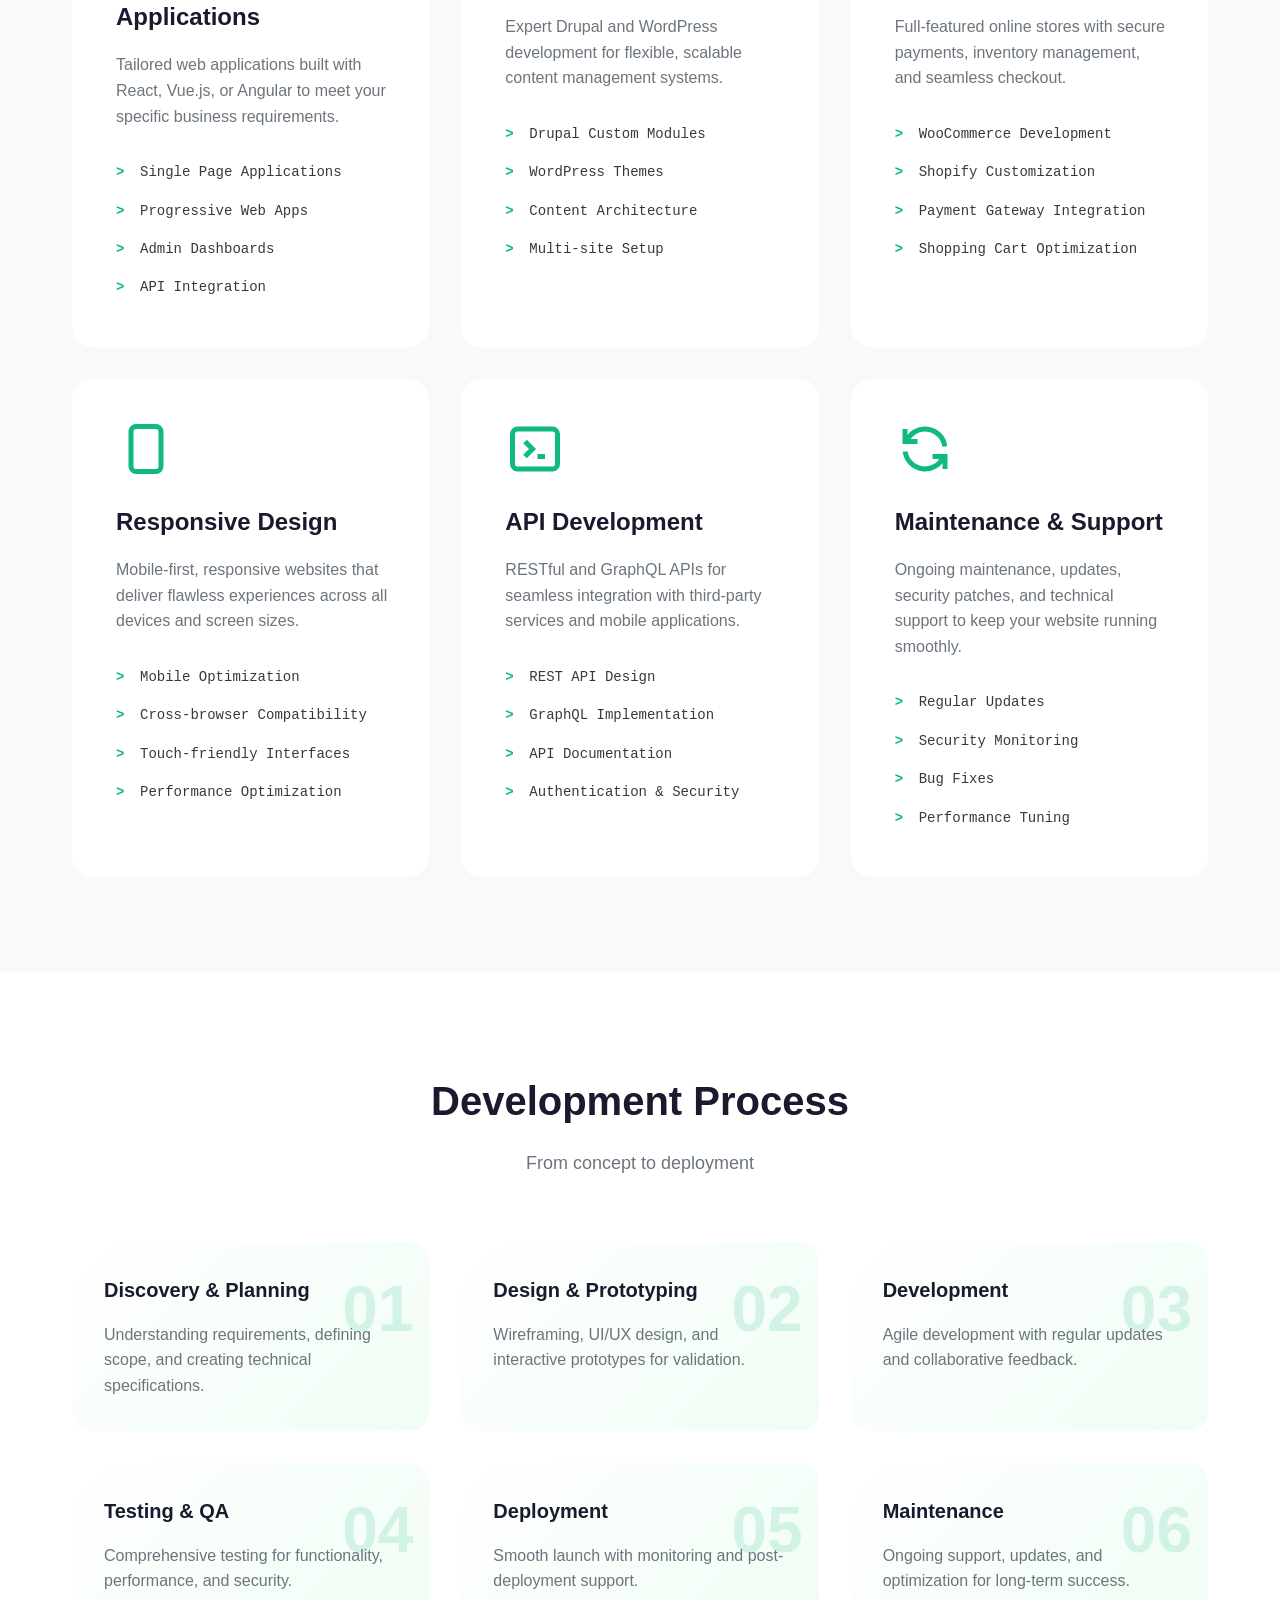
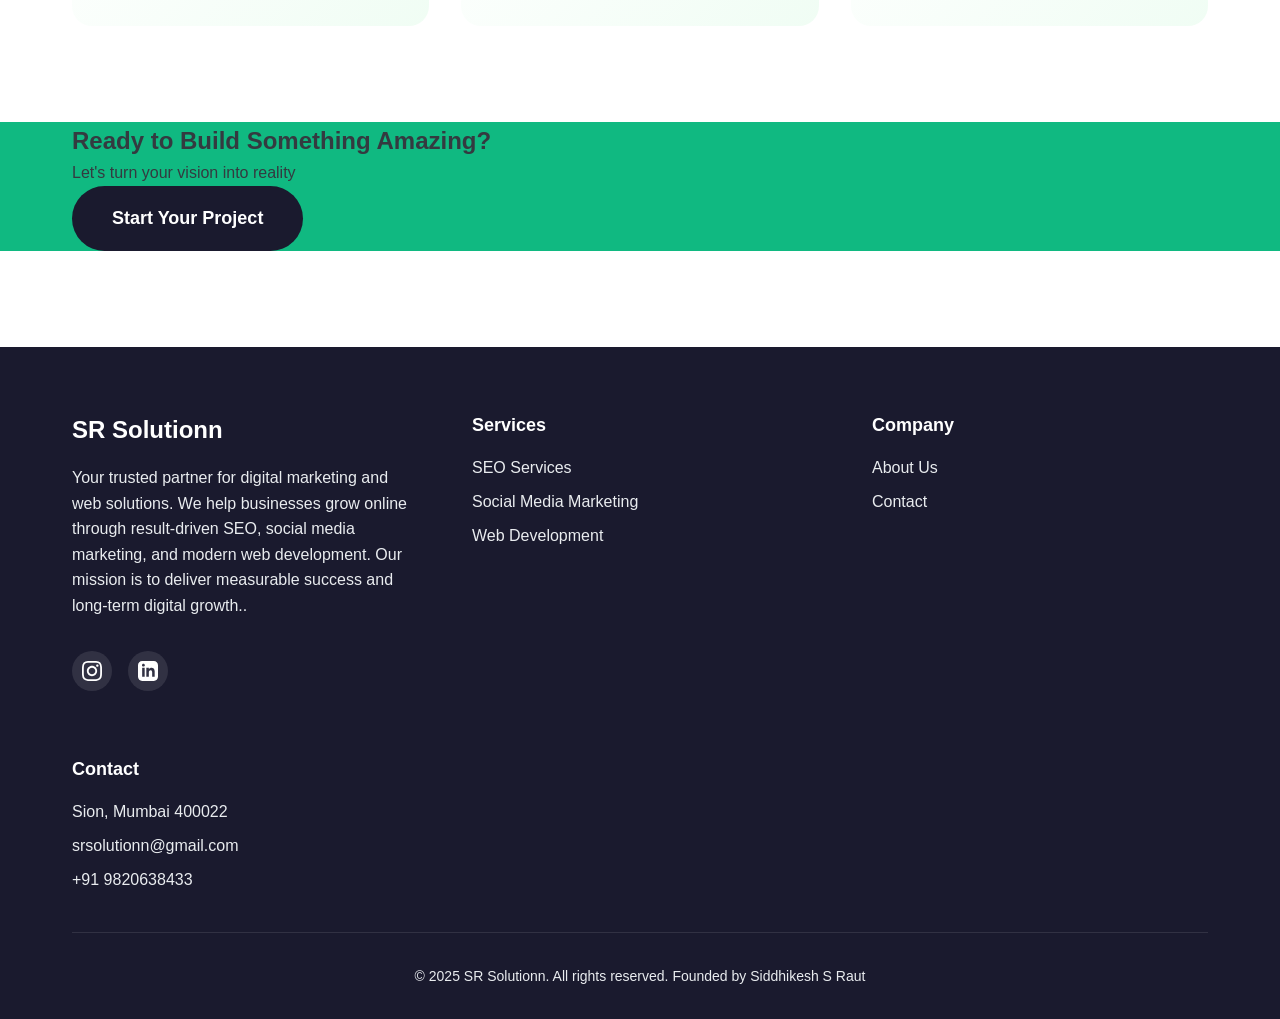
<file: web-dev.html>
<!DOCTYPE html>
<html lang="en">
<head>
    <meta charset="UTF-8">
    <meta name="viewport" content="width=device-width, initial-scale=1.0">
    <meta name="description" content="Professional Web Development Services in Mumbai - React, Drupal, E-commerce & Custom Solutions by SR Solutionn">
    <meta name="keywords" content="Web Development Mumbai, React Development, Drupal Development, E-commerce Website, Custom Web Development">
    <title>Web Development - Expert Development Services | SR Solutionn</title>
    <link rel="stylesheet" href="style.css">
    <link rel="stylesheet" href="web-dev.css">
</head>
<body class="dev-page">
    <!-- Navigation -->
    <nav class="navbar" id="navbar">
        <div class="nav-container">
            <a href="index.html" class="logo logo-dev">
                <span class="logo-text">SR</span>
                <span class="logo-sub">Solutionn</span>
            </a>
            <button class="menu-toggle" id="menuToggle">
                <span></span>
                <span></span>
                <span></span>
            </button>
            <ul class="nav-menu" id="navMenu">
                <li><a href="index.html" class="nav-link">Home</a></li>
                <li><a href="seo.html" class="nav-link">SEO Services</a></li>
                <li><a href="smm.html" class="nav-link">Social Media</a></li>
                <li><a href="web-dev.html" class="nav-link active">Web Development</a></li>
                <li><a href="about.html" class="nav-link">About Us</a></li>
                <li><a href="contact.html" class="nav-link cta-nav">Contact</a></li>
            </ul>
        </div>
    </nav>

    <!-- Hero Section -->
    <section class="dev-hero">
        <div class="dev-3d-bg">
            <div class="code-particle"></div>
            <div class="code-particle"></div>
            <div class="code-particle"></div>
            <div class="grid-overlay"></div>
        </div>
        <div class="container">
            <div class="hero-content">
                <span class="hero-badge">{'<Web Development />'}</span>
                <h1 class="hero-title">Build Exceptional Digital Experiences</h1>
                <p class="hero-subtitle">Custom web solutions with modern frameworks, cutting-edge technologies, and pixel-perfect design</p>
                <a href="contact.html" class="btn btn-primary">Start Your Project</a>
            </div>
        </div>
    </section>

    <!-- Tech Stack Section -->
    <section class="tech-stack">
        <div class="container">
            <div class="section-header">
                <h2 class="section-title">Technologies We Master</h2>
                <p class="section-subtitle">Modern frameworks and tools for superior web solutions</p>
            </div>

            <div class="tech-grid">
                <div class="tech-card">
                    <div class="tech-icon">HTML</div>
                    <p>Structure & Semantic Markup</p>
                </div>
                <div class="tech-card">
                    <div class="tech-icon">CSS3</div>
                    <p>Responsive & Modern Styling</p>
                </div>
                <div class="tech-card">
                    <div class="tech-icon">Java</div>
                    <p>Interactive Web Functionality</p>
                </div>
                <div class="tech-card">
                    <div class="tech-icon">WordPress</div>
                    <p>CMS & Website Management</p>
                </div>
                <div class="tech-card">
                    <div class="tech-icon">MySQL</div>
                    <p>Database Management</p>
                </div>
            </div>
        </div>
    </section>

    <!-- Development Services Section -->
    <section class="dev-services">
        <div class="container">
            <div class="section-header">
                <h2 class="section-title">Development Services</h2>
                <p class="section-subtitle">Comprehensive web solutions for every need</p>
            </div>

            <div class="services-grid-dev">
                <div class="service-card-dev">
                    <div class="card-icon-dev">
                        <svg viewBox="0 0 24 24" fill="none" stroke="currentColor" stroke-width="2">
                            <path d="M9.75 17L9 20l-1 1h8l-1-1-.75-3M3 13h18M5 17h14a2 2 0 002-2V5a2 2 0 00-2-2H5a2 2 0 00-2 2v10a2 2 0 002 2z"/>
                        </svg>
                    </div>
                    <h3>Custom Web Applications</h3>
                    <p>Tailored web applications built with React, Vue.js, or Angular to meet your specific business requirements.</p>
                    <ul>
                        <li>Single Page Applications</li>
                        <li>Progressive Web Apps</li>
                        <li>Admin Dashboards</li>
                        <li>API Integration</li>
                    </ul>
                </div>

                <div class="service-card-dev">
                    <div class="card-icon-dev">
                        <svg viewBox="0 0 24 24" fill="none" stroke="currentColor" stroke-width="2">
                            <path d="M12 6V4m0 2a2 2 0 100 4m0-4a2 2 0 110 4m-6 8a2 2 0 100-4m0 4a2 2 0 110-4m0 4v2m0-6V4m6 6v10m6-2a2 2 0 100-4m0 4a2 2 0 110-4m0 4v2m0-6V4"/>
                        </svg>
                    </div>
                    <h3>CMS Development</h3>
                    <p>Expert Drupal and WordPress development for flexible, scalable content management systems.</p>
                    <ul>
                        <li>Drupal Custom Modules</li>
                        <li>WordPress Themes</li>
                        <li>Content Architecture</li>
                        <li>Multi-site Setup</li>
                    </ul>
                </div>

                <div class="service-card-dev">
                    <div class="card-icon-dev">
                        <svg viewBox="0 0 24 24" fill="none" stroke="currentColor" stroke-width="2">
                            <path d="M3 3h2l.4 2M7 13h10l4-8H5.4M7 13L5.4 5M7 13l-2.293 2.293c-.63.63-.184 1.707.707 1.707H17m0 0a2 2 0 100 4 2 2 0 000-4zm-8 2a2 2 0 11-4 0 2 2 0 014 0z"/>
                        </svg>
                    </div>
                    <h3>E-commerce Solutions</h3>
                    <p>Full-featured online stores with secure payments, inventory management, and seamless checkout.</p>
                    <ul>
                        <li>WooCommerce Development</li>
                        <li>Shopify Customization</li>
                        <li>Payment Gateway Integration</li>
                        <li>Shopping Cart Optimization</li>
                    </ul>
                </div>

                <div class="service-card-dev">
                    <div class="card-icon-dev">
                        <svg viewBox="0 0 24 24" fill="none" stroke="currentColor" stroke-width="2">
                            <path d="M12 18h.01M8 21h8a2 2 0 002-2V5a2 2 0 00-2-2H8a2 2 0 00-2 2v14a2 2 0 002 2z"/>
                        </svg>
                    </div>
                    <h3>Responsive Design</h3>
                    <p>Mobile-first, responsive websites that deliver flawless experiences across all devices and screen sizes.</p>
                    <ul>
                        <li>Mobile Optimization</li>
                        <li>Cross-browser Compatibility</li>
                        <li>Touch-friendly Interfaces</li>
                        <li>Performance Optimization</li>
                    </ul>
                </div>

                <div class="service-card-dev">
                    <div class="card-icon-dev">
                        <svg viewBox="0 0 24 24" fill="none" stroke="currentColor" stroke-width="2">
                            <path d="M8 9l3 3-3 3m5 0h3M5 20h14a2 2 0 002-2V6a2 2 0 00-2-2H5a2 2 0 00-2 2v12a2 2 0 002 2z"/>
                        </svg>
                    </div>
                    <h3>API Development</h3>
                    <p>RESTful and GraphQL APIs for seamless integration with third-party services and mobile applications.</p>
                    <ul>
                        <li>REST API Design</li>
                        <li>GraphQL Implementation</li>
                        <li>API Documentation</li>
                        <li>Authentication & Security</li>
                    </ul>
                </div>

                <div class="service-card-dev">
                    <div class="card-icon-dev">
                        <svg viewBox="0 0 24 24" fill="none" stroke="currentColor" stroke-width="2">
                            <path d="M4 4v5h.582m15.356 2A8.001 8.001 0 004.582 9m0 0H9m11 11v-5h-.581m0 0a8.003 8.003 0 01-15.357-2m15.357 2H15"/>
                        </svg>
                    </div>
                    <h3>Maintenance & Support</h3>
                    <p>Ongoing maintenance, updates, security patches, and technical support to keep your website running smoothly.</p>
                    <ul>
                        <li>Regular Updates</li>
                        <li>Security Monitoring</li>
                        <li>Bug Fixes</li>
                        <li>Performance Tuning</li>
                    </ul>
                </div>
            </div>
        </div>
    </section>

    <!-- Development Process Section -->
    <section class="dev-process">
        <div class="container">
            <div class="section-header">
                <h2 class="section-title">Development Process</h2>
                <p class="section-subtitle">From concept to deployment</p>
            </div>

            <div class="process-grid">
                <div class="process-step-dev">
                    <div class="step-number-dev">01</div>
                    <h3>Discovery & Planning</h3>
                    <p>Understanding requirements, defining scope, and creating technical specifications.</p>
                </div>
                <div class="process-step-dev">
                    <div class="step-number-dev">02</div>
                    <h3>Design & Prototyping</h3>
                    <p>Wireframing, UI/UX design, and interactive prototypes for validation.</p>
                </div>
                <div class="process-step-dev">
                    <div class="step-number-dev">03</div>
                    <h3>Development</h3>
                    <p>Agile development with regular updates and collaborative feedback.</p>
                </div>
                <div class="process-step-dev">
                    <div class="step-number-dev">04</div>
                    <h3>Testing & QA</h3>
                    <p>Comprehensive testing for functionality, performance, and security.</p>
                </div>
                <div class="process-step-dev">
                    <div class="step-number-dev">05</div>
                    <h3>Deployment</h3>
                    <p>Smooth launch with monitoring and post-deployment support.</p>
                </div>
                <div class="process-step-dev">
                    <div class="step-number-dev">06</div>
                    <h3>Maintenance</h3>
                    <p>Ongoing support, updates, and optimization for long-term success.</p>
                </div>
            </div>
        </div>
    </section>

    <!-- CTA Section -->
    <section class="cta-section dev-cta">
        <div class="container">
            <div class="cta-content">
                <h2 class="cta-title">Ready to Build Something Amazing?</h2>
                <p class="cta-text">Let's turn your vision into reality</p>
                <a href="contact.html" class="btn btn-primary btn-large">Start Your Project</a>
            </div>
        </div>
    </section>

    <!-- Footer -->
    <footer class="footer">
        <div class="container">
            <div class="footer-content">
                <div class="footer-col">
                    <h3 class="footer-logo">SR Solutionn</h3>
                    <p class="footer-desc">Your trusted partner for digital marketing and web solutions. We help businesses grow online through result-driven SEO, social media marketing, and modern web development. Our mission is to deliver measurable success and long-term digital growth..</p>
                    <div class="social-links">
                        <a href="https://www.instagram.com/srsolutionn?igsh=MWU5dGF4emhzcXpwMg=" target="_blank" aria-label="Instagram">
                            <svg viewBox="0 0 24 24" fill="currentColor">
                                <path d="M12 2.163c3.204 0 3.584.012 4.85.07 3.252.148 4.771 1.691 4.919 4.919.058 1.265.069 1.645.069 4.849 0 3.205-.012 3.584-.069 4.849-.149 3.225-1.664 4.771-4.919 4.919-1.266.058-1.644.07-4.85.07-3.204 0-3.584-.012-4.849-.07-3.26-.149-4.771-1.699-4.919-4.92-.058-1.265-.07-1.644-.07-4.849 0-3.204.013-3.583.07-4.849.149-3.227 1.664-4.771 4.919-4.919 1.266-.057 1.645-.069 4.849-.069zm0-2.163c-3.259 0-3.667.014-4.947.072-4.358.2-6.78 2.618-6.98 6.98-.059 1.281-.073 1.689-.073 4.948 0 3.259.014 3.668.072 4.948.2 4.358 2.618 6.78 6.98 6.98 1.281.058 1.689.072 4.948.072 3.259 0 3.668-.014 4.948-.072 4.354-.2 6.782-2.618 6.979-6.98.059-1.28.073-1.689.073-4.948 0-3.259-.014-3.667-.072-4.947-.196-4.354-2.617-6.78-6.979-6.98-1.281-.059-1.69-.073-4.949-.073zm0 5.838c-3.403 0-6.162 2.759-6.162 6.162s2.759 6.163 6.162 6.163 6.162-2.759 6.162-6.163c0-3.403-2.759-6.162-6.162-6.162zm0 10.162c-2.209 0-4-1.79-4-4 0-2.209 1.791-4 4-4s4 1.791 4 4c0 2.21-1.791 4-4 4zm6.406-11.845c-.796 0-1.441.645-1.441 1.44s.645 1.44 1.441 1.44c.795 0 1.439-.645 1.439-1.44s-.644-1.44-1.439-1.44z"/>
                            </svg>
                        </a>
                        <a href="https://www.linkedin.com/in/sr-solutionn-7617203a1/" target="_blank" aria-label="LinkedIn">
                            <svg viewBox="0 0 24 24" fill="currentColor">
                                <path d="M19 0h-14c-2.761 0-5 2.239-5 5v14c0 2.761 2.239 5 5 5h14c2.762 0 5-2.239 5-5v-14c0-2.761-2.238-5-5-5zm-11 19h-3v-11h3v11zm-1.5-12.268c-.966 0-1.75-.79-1.75-1.764s.784-1.764 1.75-1.764 1.75.79 1.75 1.764-.783 1.764-1.75 1.764zm13.5 12.268h-3v-5.604c0-3.368-4-3.113-4 0v5.604h-3v-11h3v1.765c1.396-2.586 7-2.777 7 2.476v6.759z"/>
                            </svg>
                        </a>
                    </div>
                </div>
                <div class="footer-col">
                    <h4>Services</h4>
                    <ul>
                        <li><a href="seo.html">SEO Services</a></li>
                        <li><a href="smm.html">Social Media Marketing</a></li>
                        <li><a href="web-dev.html">Web Development</a></li>
                    </ul>
                </div>
                <div class="footer-col">
                    <h4>Company</h4>
                    <ul>
                        <li><a href="about.html">About Us</a></li>
                        <li><a href="contact.html">Contact</a></li>
                    </ul>
                </div>
                <div class="footer-col">
                    <h4>Contact</h4>
                    <ul class="contact-info">
                        <li>Sion, Mumbai 400022</li>
                        <li><a href="mailto:srsolutionn@gmail.com">srsolutionn@gmail.com</a></li>
                        <li><a href="tel:+919820638433">+91 9820638433</a></li>
                    </ul>
                </div>
            </div>
            <div class="footer-bottom">
                <p>&copy; 2025 SR Solutionn. All rights reserved. Founded by Siddhikesh S Raut</p>
            </div>
        </div>
    </footer>

    <script src="main.js"></script>
</body>
</html>
</file>
<file: style.css>
/* Global Styles */
* {
  margin: 0;
  padding: 0;
  box-sizing: border-box;
}

:root {
  /* Primary Colors */
  --color-primary: #1a1a2e;
  --color-secondary: #16213e;
  --color-accent: #0f3460;

  /* Neutral Colors */
  --color-white: #ffffff;
  --color-off-white: #f8f9fa;
  --color-light-gray: #e9ecef;
  --color-gray: #6c757d;
  --color-dark-gray: #343a40;

  /* Service Colors */
  --color-seo: #2563eb;
  --color-smm: #ec4899;
  --color-dev: #10b981;

  /* Typography */
  --font-primary: "Segoe UI", Tahoma, Geneva, Verdana, sans-serif;
  --font-mono: "Courier New", monospace;

  /* Spacing */
  --spacing-xs: 0.5rem;
  --spacing-sm: 1rem;
  --spacing-md: 2rem;
  --spacing-lg: 4rem;
  --spacing-xl: 6rem;

  /* Transitions */
  --transition-fast: 0.2s ease;
  --transition-base: 0.3s ease;
  --transition-slow: 0.5s ease;
}

body {
  font-family: var(--font-primary);
  line-height: 1.6;
  color: var(--color-dark-gray);
  background: var(--color-white);
  overflow-x: hidden;
}

.container {
  max-width: 1200px;
  margin: 0 auto;
  padding: 0 var(--spacing-md);
}

.logo-img {
  height: 70px;   /* adjust as needed */
  width: auto;
}


/* Navigation */
.navbar {
  position: fixed;
  top: 0;
  left: 0;
  right: 0;
  background: rgba(26, 26, 46, 0.95);
  backdrop-filter: blur(10px);
  z-index: 1000;
  transition: var(--transition-base);
}

.nav-container {
  max-width: 1400px;
  margin: 0 auto;
  padding: 1rem 2rem;
  display: flex;
  justify-content: space-between;
  align-items: center;
}

.logo {
  text-decoration: none;
  display: flex;
  align-items: baseline;
  gap: 0.25rem;
}

.logo-text {
  font-size: 1.8rem;
  font-weight: 700;
  color: var(--color-white);
  letter-spacing: -0.05em;
}

.logo-sub {
  font-size: 1rem;
  color: var(--color-light-gray);
  font-weight: 400;
}

.nav-menu {
  display: flex;
  list-style: none;
  gap: 2rem;
  align-items: center;
}

.nav-link {
  text-decoration: none;
  color: var(--color-light-gray);
  font-weight: 500;
  transition: var(--transition-fast);
  position: relative;
}

.nav-link::after {
  content: "";
  position: absolute;
  bottom: -5px;
  left: 0;
  width: 0;
  height: 2px;
  background: var(--color-white);
  transition: var(--transition-base);
}

.nav-link:hover,
.nav-link.active {
  color: var(--color-white);
}

.nav-link:hover::after,
.nav-link.active::after {
  width: 100%;
}

.cta-nav {
  background: var(--color-white);
  color: var(--color-primary) !important;
  padding: 0.5rem 1.5rem;
  border-radius: 50px;
}

.cta-nav:hover {
  transform: translateY(-2px);
  box-shadow: 0 5px 20px rgba(255, 255, 255, 0.3);
}

.cta-nav::after {
  display: none;
}

.menu-toggle {
  display: none;
  flex-direction: column;
  gap: 5px;
  background: transparent;
  border: none;
  cursor: pointer;
}

.menu-toggle span {
  width: 25px;
  height: 3px;
  background: var(--color-white);
  transition: var(--transition-base);
}

/* Buttons */
.btn {
  display: inline-block;
  padding: 0.875rem 2rem;
  text-decoration: none;
  border-radius: 50px;
  font-weight: 600;
  transition: var(--transition-base);
  border: none;
  cursor: pointer;
  font-size: 1rem;
}

.btn-primary {
  background: var(--color-primary);
  color: var(--color-white);
}

.btn-primary:hover {
  transform: translateY(-3px);
  box-shadow: 0 10px 30px rgba(26, 26, 46, 0.3);
}

.btn-secondary {
  background: transparent;
  color: var(--color-primary);
  border: 2px solid var(--color-primary);
}

.btn-secondary:hover {
  background: var(--color-primary);
  color: var(--color-white);
}

.btn-large {
  padding: 1.125rem 2.5rem;
  font-size: 1.125rem;
}

/* Section Headers */
.section-header {
  text-align: center;
  margin-bottom: var(--spacing-lg);
}

.section-title {
  font-size: 2.5rem;
  font-weight: 700;
  color: var(--color-primary);
  margin-bottom: var(--spacing-sm);
}

.section-subtitle {
  font-size: 1.125rem;
  color: var(--color-gray);
  max-width: 600px;
  margin: 0 auto;
}

/* Footer */
.footer {
  background: var(--color-primary);
  color: var(--color-light-gray);
  padding: var(--spacing-lg) 0 var(--spacing-md);
  margin-top: var(--spacing-xl);
}

.footer-content {
  display: grid;
  grid-template-columns: repeat(auto-fit, minmax(250px, 1fr));
  gap: var(--spacing-lg);
  margin-bottom: var(--spacing-md);
}

.footer-logo {
  font-size: 1.5rem;
  font-weight: 700;
  color: var(--color-white);
  margin-bottom: var(--spacing-sm);
}

.footer-desc {
  margin-bottom: var(--spacing-md);
  line-height: 1.6;
}

.footer-col h4 {
  color: var(--color-white);
  margin-bottom: var(--spacing-sm);
  font-size: 1.125rem;
}

.footer-col ul {
  list-style: none;
}

.footer-col ul li {
  margin-bottom: 0.5rem;
}

.footer-col a {
  color: var(--color-light-gray);
  text-decoration: none;
  transition: var(--transition-fast);
}

.footer-col a:hover {
  color: var(--color-white);
  padding-left: 5px;
}

.social-links {
  display: flex;
  gap: 1rem;
  margin-top: var(--spacing-sm);
}

.social-links a {
  width: 40px;
  height: 40px;
  display: flex;
  align-items: center;
  justify-content: center;
  background: rgba(255, 255, 255, 0.1);
  border-radius: 50%;
  transition: var(--transition-base);
}

.social-links a:hover {
  background: var(--color-white);
  transform: translateY(-3px);
}

.social-links svg {
  width: 20px;
  height: 20px;
  fill: var(--color-white);
  transition: var(--transition-fast);
}

.social-links a:hover svg {
  fill: var(--color-primary);
}

.footer-bottom {
  border-top: 1px solid rgba(255, 255, 255, 0.1);
  padding-top: var(--spacing-md);
  text-align: center;
  font-size: 0.875rem;
}

/* Responsive */
@media (max-width: 768px) {
  .menu-toggle {
    display: flex;
  }

  .nav-menu {
    position: fixed;
    top: 70px;
    left: -100%;
    width: 100%;
    height: calc(100vh - 70px);
    background: var(--color-primary);
    flex-direction: column;
    padding: 2rem;
    transition: var(--transition-base);
  }

  .nav-menu.active {
    left: 0;
  }

  .section-title {
    font-size: 2rem;
  }

  .btn-large {
    padding: 1rem 2rem;
    font-size: 1rem;
  }
}
</file>
<file: home.css>
/* Hero Section */
.hero {
  min-height: 100vh;
  display: flex;
  align-items: center;
  justify-content: center;
  position: relative;
  background: linear-gradient(135deg, #1a1a2e 0%, #16213e 50%, #0f3460 100%);
  overflow: hidden;
  padding-top: 80px;
}

.hero-3d-bg {
  position: absolute;
  top: 0;
  left: 0;
  right: 0;
  bottom: 0;
  overflow: hidden;
}

.floating-shape {
  position: absolute;
  border-radius: 50%;
  filter: blur(80px);
  opacity: 0.3;
  animation: float 20s infinite ease-in-out;
}

.shape-1 {
  width: 400px;
  height: 400px;
  background: #2563eb;
  top: 10%;
  left: 10%;
  animation-delay: 0s;
}

.shape-2 {
  width: 300px;
  height: 300px;
  background: #ec4899;
  top: 50%;
  right: 10%;
  animation-delay: -7s;
}

.shape-3 {
  width: 350px;
  height: 350px;
  background: #10b981;
  bottom: 10%;
  left: 50%;
  animation-delay: -14s;
}

@keyframes float {
  0%,
  100% {
    transform: translate(0, 0) scale(1);
  }
  33% {
    transform: translate(50px, -50px) scale(1.1);
  }
  66% {
    transform: translate(-50px, 50px) scale(0.9);
  }
}

.hero-content {
  text-align: center;
  position: relative;
  z-index: 10;
  max-width: 900px;
  padding: 0 2rem;
}

.hero-title {
  font-size: clamp(2.5rem, 6vw, 4.5rem);
  font-weight: 800;
  color: var(--color-white);
  margin-bottom: 1.5rem;
  line-height: 1.1;
}

.title-line {
  display: block;
  animation: fadeInUp 0.8s ease forwards;
  opacity: 0;
}

.title-line:nth-child(1) {
  animation-delay: 0.2s;
}

.title-line:nth-child(2) {
  animation-delay: 0.4s;
}

.title-line:nth-child(3) {
  animation-delay: 0.6s;
}

@keyframes fadeInUp {
  to {
    opacity: 1;
    transform: translateY(0);
  }
  from {
    opacity: 0;
    transform: translateY(20px);
  }
}

.gradient-text {
  background: linear-gradient(90deg, #2563eb, #ec4899, #10b981);
  -webkit-background-clip: text;
  -webkit-text-fill-color: transparent;
  background-clip: text;
}

.hero-subtitle {
  font-size: 1.25rem;
  color: var(--color-light-gray);
  margin-bottom: 2.5rem;
  line-height: 1.6;
}

.hero-cta {
  display: flex;
  gap: 1rem;
  justify-content: center;
  flex-wrap: wrap;
}

.hero .btn-primary {
  background: var(--color-white);
  color: var(--color-primary);
}

.hero .btn-secondary {
  border-color: var(--color-white);
  color: var(--color-white);
}

.scroll-indicator {
  position: absolute;
  bottom: 40px;
  left: 50%;
  transform: translateX(-50%);
  display: flex;
  flex-direction: column;
  align-items: center;
  gap: 0.5rem;
  color: var(--color-white);
  font-size: 0.875rem;
  opacity: 0.6;
}

.scroll-line {
  width: 2px;
  height: 40px;
  background: var(--color-white);
  animation: scrollLine 2s infinite;
}

@keyframes scrollLine {
  0%,
  100% {
    height: 40px;
  }
  50% {
    height: 20px;
  }
}

/* Services Overview Section */
.services-overview {
  padding: var(--spacing-xl) 0;
  background: var(--color-off-white);
}

.services-grid {
  display: grid;
  grid-template-columns: repeat(auto-fit, minmax(320px, 1fr));
  gap: 2rem;
}

.service-card {
  text-decoration: none;
  display: block;
  background: var(--color-white);
  border-radius: 20px;
  overflow: hidden;
  transition: var(--transition-base);
}

.service-card:hover {
  transform: translateY(-10px);
  box-shadow: 0 20px 40px rgba(0, 0, 0, 0.1);
}

.card-3d-wrapper {
  padding: 2.5rem;
  position: relative;
}

.card-icon {
  width: 60px;
  height: 60px;
  margin-bottom: 1.5rem;
}

.seo-card .card-icon {
  color: var(--color-seo);
}

.smm-card .card-icon {
  color: var(--color-smm);
}

.dev-card .card-icon {
  color: var(--color-dev);
}

.card-title {
  font-size: 1.75rem;
  font-weight: 700;
  color: var(--color-primary);
  margin-bottom: 1rem;
}

.card-description {
  color: var(--color-gray);
  margin-bottom: 1.5rem;
  line-height: 1.6;
}

.card-features {
  list-style: none;
  margin-bottom: 1.5rem;
}

.card-features li {
  padding: 0.5rem 0;
  color: var(--color-dark-gray);
  position: relative;
  padding-left: 1.5rem;
}

.card-features li::before {
  content: "→";
  position: absolute;
  left: 0;
  font-weight: 700;
}

.seo-card .card-features li::before {
  color: var(--color-seo);
}

.smm-card .card-features li::before {
  color: var(--color-smm);
}

.dev-card .card-features li::before {
  color: var(--color-dev);
}

.card-cta {
  font-weight: 600;
  color: var(--color-primary);
  transition: var(--transition-fast);
}

.service-card:hover .card-cta {
  transform: translateX(5px);
  display: inline-block;
}

/* Why Choose Us Section */
.why-choose {
  padding: var(--spacing-xl) 0;
}

.why-content {
  display: grid;
  grid-template-columns: 1fr 1fr;
  gap: var(--spacing-lg);
  align-items: center;
}

.features-list {
  display: flex;
  flex-direction: column;
  gap: 2rem;
}

.feature-item {
  display: flex;
  gap: 1.5rem;
}

.feature-number {
  font-size: 3rem;
  font-weight: 800;
  color: var(--color-light-gray);
  line-height: 1;
}

.feature-content h4 {
  font-size: 1.5rem;
  color: var(--color-primary);
  margin-bottom: 0.5rem;
}

.stats-container {
  display: grid;
  grid-template-columns: 1fr;
  gap: 2rem;
}

.stat-item {
  text-align: center;
  padding: 2rem;
  background: var(--color-off-white);
  border-radius: 20px;
}

.stat-number {
  font-size: 4rem;
  font-weight: 800;
  color: var(--color-primary);
  display: block;
}

.stat-number::after {
  content: "+";
}

.stat-label {
  font-size: 1.125rem;
  color: var(--color-gray);
  display: block;
}

/* CTA Section */
.cta-section {
  padding: var(--spacing-xl) 0;
  background: var(--color-primary);
  text-align: center;
}

.cta-content {
  max-width: 700px;
  margin: 0 auto;
}

.cta-title {
  font-size: 2.5rem;
  font-weight: 700;
  color: var(--color-white);
  margin-bottom: 1rem;
}

.cta-text {
  font-size: 1.125rem;
  color: var(--color-light-gray);
  margin-bottom: 2rem;
}

.cta-section .btn-primary {
  background: var(--color-white);
  color: var(--color-primary);
}

/* Responsive */
@media (max-width: 768px) {
  .services-grid {
    grid-template-columns: 1fr;
  }

  .why-content {
    grid-template-columns: 1fr;
  }

  .hero-cta {
    flex-direction: column;
  }
}
</file>
<file: about.css>
/* About Page */
.about-hero {
  padding: calc(80px + var(--spacing-xl)) 0 var(--spacing-xl);
  background: linear-gradient(135deg, #f8f9fa 0%, #e9ecef 100%);
  text-align: center;
}

.our-story {
  padding: var(--spacing-xl) 0;
}

.story-content {
  display: grid;
  grid-template-columns: 1.5fr 1fr;
  gap: var(--spacing-lg);
  align-items: center;
}

.story-text p {
  margin-bottom: 1.5rem;
  line-height: 1.8;
  color: var(--color-gray);
  font-size: 1.0625rem;
}

.story-text strong {
  color: var(--color-primary);
  font-weight: 700;
}

.founder-card {
  background: linear-gradient(135deg, #1a1a2e 0%, #16213e 100%);
  padding: 3rem 2rem;
  border-radius: 20px;
  text-align: center;
  color: var(--color-white);
}

.founder-image-placeholder {
  width: 120px;
  height: 120px;
  margin: 0 auto 1.5rem;
  background: rgba(255, 255, 255, 0.1);
  border-radius: 50%;
  display: flex;
  align-items: center;
  justify-content: center;
}

.founder-image-placeholder svg {
  width: 60px;
  height: 60px;
}

.founder-card h3 {
  font-size: 1.5rem;
  margin-bottom: 0.5rem;
}

.founder-title {
  color: var(--color-light-gray);
  margin-bottom: 1rem;
}

.founder-desc {
  font-size: 0.875rem;
  line-height: 1.6;
  color: var(--color-light-gray);
}

/* Values Section */
.our-values {
  padding: var(--spacing-xl) 0;
  background: var(--color-off-white);
}

.values-grid {
  display: grid;
  grid-template-columns: repeat(auto-fit, minmax(250px, 1fr));
  gap: 2rem;
}

.value-card {
  padding: 2.5rem;
  background: var(--color-white);
  border-radius: 20px;
  text-align: center;
  transition: var(--transition-base);
}

.value-card:hover {
  transform: translateY(-10px);
  box-shadow: 0 15px 40px rgba(0, 0, 0, 0.1);
}

.value-icon {
  width: 60px;
  height: 60px;
  margin: 0 auto 1.5rem;
  color: var(--color-primary);
}

.value-card h3 {
  font-size: 1.5rem;
  color: var(--color-primary);
  margin-bottom: 1rem;
}

.value-card p {
  color: var(--color-gray);
  line-height: 1.6;
}

/* Mission & Vision Section */
.mission-vision {
  padding: var(--spacing-xl) 0;
}

.mv-grid {
  display: grid;
  grid-template-columns: repeat(2, 1fr);
  gap: 2rem;
}

.mv-card {
  padding: 3rem;
  background: linear-gradient(135deg, #1a1a2e 0%, #16213e 100%);
  border-radius: 20px;
  color: var(--color-white);
}

.mv-card h2 {
  font-size: 2rem;
  margin-bottom: 1.5rem;
}

.mv-card p {
  line-height: 1.8;
  font-size: 1.0625rem;
}

/* Why Choose Us Section */
.why-choose-about {
  padding: var(--spacing-xl) 0;
  background: var(--color-off-white);
}

.reasons-grid {
  display: grid;
  grid-template-columns: repeat(auto-fit, minmax(300px, 1fr));
  gap: 2rem;
}

.reason-item {
  padding: 2rem;
  background: var(--color-white);
  border-radius: 15px;
}

.reason-number {
  font-size: 2.5rem;
  font-weight: 800;
  color: var(--color-light-gray);
  margin-bottom: 1rem;
}

.reason-item h3 {
  font-size: 1.25rem;
  color: var(--color-primary);
  margin-bottom: 0.75rem;
}

.reason-item p {
  color: var(--color-gray);
  line-height: 1.6;
}

@media (max-width: 768px) {
  .story-content {
    grid-template-columns: 1fr;
  }

  .mv-grid {
    grid-template-columns: 1fr;
  }

  .reasons-grid {
    grid-template-columns: 1fr;
  }
}
</file>
<file: contact.css>
/* Contact Page */
.contact-hero {
  padding: calc(80px + var(--spacing-lg)) 0 var(--spacing-md);
  background: linear-gradient(135deg, #1a1a2e 0%, #16213e 100%);
  text-align: center;
}

.contact-hero .hero-title {
  color: var(--color-white);
}

.contact-hero .hero-subtitle {
  color: var(--color-light-gray);
}

/* Contact Section */
.contact-section {
  padding: var(--spacing-xl) 0;
}

.contact-grid {
  display: grid;
  grid-template-columns: 1.5fr 1fr;
  gap: var(--spacing-lg);
}

.contact-form-wrapper h2,
.contact-info-wrapper h2 {
  font-size: 2rem;
  color: var(--color-primary);
  margin-bottom: var(--spacing-md);
}

/* Contact Form */
.contact-form {
  display: flex;
  flex-direction: column;
  gap: 1.5rem;
}

.form-row {
  display: grid;
  grid-template-columns: repeat(2, 1fr);
  gap: 1.5rem;
}

.form-group {
  display: flex;
  flex-direction: column;
  gap: 0.5rem;
}

.form-group label {
  font-weight: 600;
  color: var(--color-dark-gray);
}

.form-group input,
.form-group select,
.form-group textarea {
  padding: 0.875rem 1.25rem;
  border: 2px solid var(--color-light-gray);
  border-radius: 10px;
  font-family: var(--font-primary);
  font-size: 1rem;
  transition: var(--transition-fast);
}

.form-group input:focus,
.form-group select:focus,
.form-group textarea:focus {
  outline: none;
  border-color: var(--color-primary);
}

.form-group textarea {
  resize: vertical;
  min-height: 120px;
}

.form-message {
  padding: 1rem;
  border-radius: 10px;
  display: none;
}

.form-message.success {
  background: #d4edda;
  color: #155724;
  display: block;
}

.form-message.error {
  background: #f8d7da;
  color: #721c24;
  display: block;
}

/* Contact Info */
.info-cards {
  display: flex;
  flex-direction: column;
  gap: 1.5rem;
}

.info-card {
  padding: 1.5rem;
  background: var(--color-off-white);
  border-radius: 15px;
  display: flex;
  gap: 1rem;
}

.info-icon {
  width: 50px;
  height: 50px;
  min-width: 50px;
  color: var(--color-primary);
}

.info-card h3 {
  font-size: 1.125rem;
  color: var(--color-primary);
  margin-bottom: 0.5rem;
}

.info-card p {
  color: var(--color-gray);
  line-height: 1.6;
}

.info-card a {
  color: var(--color-primary);
  text-decoration: none;
  font-weight: 600;
}

.info-card a:hover {
  text-decoration: underline;
}

.social-connect {
  margin-top: 2rem;
  padding: 2rem;
  background: var(--color-off-white);
  border-radius: 15px;
}

.social-connect h3 {
  color: var(--color-primary);
  margin-bottom: 1rem;
}

.social-links-large {
  display: flex;
  flex-direction: column;
  gap: 1rem;
}

.social-link {
  display: flex;
  align-items: center;
  gap: 1rem;
  padding: 1rem;
  background: var(--color-white);
  border-radius: 10px;
  text-decoration: none;
  color: var(--color-dark-gray);
  font-weight: 600;
  transition: var(--transition-base);
}

.social-link:hover {
  transform: translateX(5px);
  box-shadow: 0 5px 15px rgba(0, 0, 0, 0.1);
}

.social-link svg {
  width: 30px;
  height: 30px;
}

/* Map Section */
.map-section {
  padding: var(--spacing-xl) 0;
  background: var(--color-off-white);
}

.map-wrapper {
  border-radius: 20px;
  overflow: hidden;
  box-shadow: 0 10px 30px rgba(0, 0, 0, 0.1);
}

@media (max-width: 768px) {
  .contact-grid {
    grid-template-columns: 1fr;
  }

  .form-row {
    grid-template-columns: 1fr;
  }
}
</file>
<file: seo.css>
/* SEO Page Theme */
.seo-page {
  --theme-color: #2563eb;
  --theme-light: #60a5fa;
  --theme-dark: #1e40af;
}

.logo-seo .logo-text {
  color: var(--theme-color);
}

/* SEO Hero */
.seo-hero {
  min-height: 70vh;
  display: flex;
  align-items: center;
  justify-content: center;
  position: relative;
  background: linear-gradient(135deg, #1e3a8a 0%, #2563eb 50%, #3b82f6 100%);
  overflow: hidden;
  padding-top: 100px;
}

.seo-3d-bg {
  position: absolute;
  top: 50%;
  left: 50%;
  transform: translate(-50%, -50%);
}

.search-ring {
  position: absolute;
  top: 50%;
  left: 50%;
  transform: translate(-50%, -50%);
  border: 3px solid rgba(255, 255, 255, 0.2);
  border-radius: 50%;
  animation: ripple 3s infinite;
}

.ring-1 {
  width: 300px;
  height: 300px;
  animation-delay: 0s;
}

.ring-2 {
  width: 500px;
  height: 500px;
  animation-delay: 1s;
}

.ring-3 {
  width: 700px;
  height: 700px;
  animation-delay: 2s;
}

@keyframes ripple {
  0% {
    transform: translate(-50%, -50%) scale(0.8);
    opacity: 0.8;
  }
  100% {
    transform: translate(-50%, -50%) scale(1);
    opacity: 0;
  }
}

.hero-badge {
  display: inline-block;
  padding: 0.5rem 1.5rem;
  background: rgba(255, 255, 255, 0.2);
  backdrop-filter: blur(10px);
  border-radius: 50px;
  color: var(--color-white);
  font-weight: 600;
  margin-bottom: 1.5rem;
}

/* SEO Solutions Section */
.seo-solutions {
  padding: var(--spacing-xl) 0;
  background: var(--color-white);
}

.solutions-grid {
  display: grid;
  grid-template-columns: repeat(auto-fit, minmax(320px, 1fr));
  gap: 2rem;
}

.solution-card {
  padding: 2.5rem;
  background: var(--color-off-white);
  border-radius: 20px;
  transition: var(--transition-base);
  border: 2px solid transparent;
}

.solution-card:hover {
  border-color: var(--theme-color);
  transform: translateY(-5px);
  box-shadow: 0 15px 30px rgba(37, 99, 235, 0.15);
}

.solution-icon {
  width: 60px;
  height: 60px;
  margin-bottom: 1.5rem;
  color: var(--theme-color);
}

.solution-card h3 {
  font-size: 1.5rem;
  color: var(--color-primary);
  margin-bottom: 1rem;
}

.solution-card p {
  color: var(--color-gray);
  margin-bottom: 1.5rem;
  line-height: 1.6;
}

.solution-card ul {
  list-style: none;
}

.solution-card ul li {
  padding: 0.5rem 0;
  color: var(--color-dark-gray);
  position: relative;
  padding-left: 1.5rem;
}

.solution-card ul li::before {
  content: "✓";
  position: absolute;
  left: 0;
  color: var(--theme-color);
  font-weight: 700;
}

/* SEO Process Section */
.seo-process {
  padding: var(--spacing-xl) 0;
  background: var(--color-off-white);
}

.process-timeline {
  display: grid;
  grid-template-columns: repeat(auto-fit, minmax(250px, 1fr));
  gap: 2rem;
}

.process-step {
  text-align: center;
  padding: 2rem;
  background: var(--color-white);
  border-radius: 20px;
  position: relative;
}

.step-number {
  font-size: 3rem;
  font-weight: 800;
  color: var(--theme-color);
  opacity: 0.2;
  margin-bottom: 1rem;
}

.process-step h3 {
  font-size: 1.25rem;
  color: var(--color-primary);
  margin-bottom: 1rem;
}

.process-step p {
  color: var(--color-gray);
  line-height: 1.6;
}

.seo-cta {
  background: var(--theme-color);
}

@media (max-width: 768px) {
  .solutions-grid {
    grid-template-columns: 1fr;
  }

  .process-timeline {
    grid-template-columns: 1fr;
  }
}
</file>
<file: smm.css>
/* SMM Page Theme */
.smm-page {
  --theme-color: #ec4899;
  --theme-light: #f472b6;
  --theme-dark: #db2777;
}

.logo-smm .logo-text {
  color: var(--theme-color);
}

/* SMM Hero */
.smm-hero {
  min-height: 70vh;
  display: flex;
  align-items: center;
  justify-content: center;
  position: relative;
  background: linear-gradient(135deg, #be185d 0%, #ec4899 50%, #f472b6 100%);
  overflow: hidden;
  padding-top: 100px;
}

.smm-3d-bg {
  position: absolute;
  top: 0;
  left: 0;
  right: 0;
  bottom: 0;
}

.social-orb {
  position: absolute;
  border-radius: 50%;
  filter: blur(60px);
  opacity: 0.4;
  animation: orbit 15s infinite linear;
}

.orb-1 {
  width: 300px;
  height: 300px;
  background: #f59e0b;
  top: 20%;
  left: 10%;
}

.orb-2 {
  width: 250px;
  height: 250px;
  background: #8b5cf6;
  top: 60%;
  right: 15%;
  animation-duration: 20s;
}

.orb-3 {
  width: 200px;
  height: 200px;
  background: #06b6d4;
  bottom: 20%;
  left: 40%;
  animation-duration: 18s;
}

@keyframes orbit {
  0% {
    transform: translate(0, 0) rotate(0deg);
  }
  100% {
    transform: translate(20px, 20px) rotate(360deg);
  }
}

.floating-icon {
  position: absolute;
  font-size: 3rem;
  animation: floatIcon 4s infinite ease-in-out;
}

.icon-1 {
  top: 15%;
  right: 20%;
  animation-delay: 0s;
}

.icon-2 {
  bottom: 25%;
  left: 15%;
  animation-delay: 1.5s;
}

.icon-3 {
  top: 50%;
  right: 10%;
  animation-delay: 3s;
}

@keyframes floatIcon {
  0%,
  100% {
    transform: translateY(0) scale(1);
  }
  50% {
    transform: translateY(-20px) scale(1.1);
  }
}

/* SMM Services Section */
.smm-services {
  padding: var(--spacing-xl) 0;
}

.services-grid-smm {
  display: grid;
  grid-template-columns: repeat(auto-fit, minmax(320px, 1fr));
  gap: 2rem;
}

.service-card-smm {
  padding: 2.5rem;
  background: linear-gradient(135deg, #fff 0%, #fef3f8 100%);
  border-radius: 20px;
  transition: var(--transition-base);
  border: 2px solid transparent;
}

.service-card-smm:hover {
  border-color: var(--theme-color);
  transform: translateY(-5px) scale(1.02);
  box-shadow: 0 15px 30px rgba(236, 72, 153, 0.2);
}

.card-icon-smm {
  width: 60px;
  height: 60px;
  margin-bottom: 1.5rem;
  color: var(--theme-color);
}

.service-card-smm h3 {
  font-size: 1.5rem;
  color: var(--color-primary);
  margin-bottom: 1rem;
}

.service-card-smm p {
  color: var(--color-gray);
  margin-bottom: 1.5rem;
  line-height: 1.6;
}

.service-card-smm ul {
  list-style: none;
}

.service-card-smm ul li {
  padding: 0.5rem 0;
  color: var(--color-dark-gray);
  position: relative;
  padding-left: 1.5rem;
}

.service-card-smm ul li::before {
  content: "♥";
  position: absolute;
  left: 0;
  color: var(--theme-color);
}

/* Platforms Section */
.platforms-section {
  padding: var(--spacing-xl) 0;
  background: var(--color-off-white);
}

.platforms-grid {
  display: grid;
  grid-template-columns: repeat(auto-fit, minmax(200px, 1fr));
  gap: 1.5rem;
}

.platform-card {
  padding: 2rem;
  background: var(--color-white);
  border-radius: 15px;
  text-align: center;
  transition: var(--transition-base);
}

.platform-card:hover {
  transform: translateY(-5px);
  box-shadow: 0 10px 25px rgba(236, 72, 153, 0.15);
}

.platform-name {
  font-size: 1.5rem;
  font-weight: 700;
  color: var(--theme-color);
  margin-bottom: 0.5rem;
}

.platform-card p {
  color: var(--color-gray);
  font-size: 0.875rem;
}

.smm-cta {
  background: var(--theme-color);
}

@media (max-width: 768px) {
  .services-grid-smm {
    grid-template-columns: 1fr;
  }

  .platforms-grid {
    grid-template-columns: repeat(2, 1fr);
  }
}
</file>
<file: web-dev.css>
/* Web Dev Page Theme */
.dev-page {
  --theme-color: #10b981;
  --theme-light: #34d399;
  --theme-dark: #059669;
}

.logo-dev .logo-text {
  color: var(--theme-color);
}

/* Dev Hero */
.dev-hero {
  min-height: 70vh;
  display: flex;
  align-items: center;
  justify-content: center;
  position: relative;
  background: linear-gradient(135deg, #064e3b 0%, #10b981 50%, #34d399 100%);
  overflow: hidden;
  padding-top: 100px;
}

.dev-3d-bg {
  position: absolute;
  top: 0;
  left: 0;
  right: 0;
  bottom: 0;
}

.grid-overlay {
  position: absolute;
  top: 0;
  left: 0;
  right: 0;
  bottom: 0;
  background-image: linear-gradient(rgba(255, 255, 255, 0.05) 1px, transparent 1px),
    linear-gradient(90deg, rgba(255, 255, 255, 0.05) 1px, transparent 1px);
  background-size: 50px 50px;
  animation: gridMove 20s linear infinite;
}

@keyframes gridMove {
  0% {
    transform: translate(0, 0);
  }
  100% {
    transform: translate(50px, 50px);
  }
}

.code-particle {
  position: absolute;
  width: 10px;
  height: 10px;
  background: rgba(255, 255, 255, 0.5);
  border-radius: 50%;
  animation: particle 10s infinite;
}

.code-particle:nth-child(1) {
  top: 20%;
  left: 20%;
  animation-delay: 0s;
}

.code-particle:nth-child(2) {
  top: 60%;
  right: 30%;
  animation-delay: 3s;
}

.code-particle:nth-child(3) {
  bottom: 30%;
  left: 50%;
  animation-delay: 6s;
}

@keyframes particle {
  0%,
  100% {
    transform: translate(0, 0) scale(1);
    opacity: 0.5;
  }
  50% {
    transform: translate(100px, -100px) scale(2);
    opacity: 1;
  }
}

/* Tech Stack Section */
.tech-stack {
  padding: var(--spacing-xl) 0;
  background: var(--color-white);
}

.tech-grid {
  display: grid;
  grid-template-columns: repeat(auto-fit, minmax(180px, 1fr));
  gap: 1.5rem;
}

.tech-card {
  padding: 2rem;
  background: var(--color-off-white);
  border-radius: 15px;
  text-align: center;
  transition: var(--transition-base);
  border: 2px solid transparent;
}

.tech-card:hover {
  border-color: var(--theme-color);
  transform: translateY(-5px);
  background: var(--color-white);
}

.tech-icon {
  font-size: 2rem;
  font-weight: 700;
  color: var(--theme-color);
  font-family: var(--font-mono);
  margin-bottom: 0.5rem;
}

.tech-card p {
  color: var(--color-gray);
  font-size: 0.875rem;
}

/* Dev Services Section */
.dev-services {
  padding: var(--spacing-xl) 0;
  background: var(--color-off-white);
}

.services-grid-dev {
  display: grid;
  grid-template-columns: repeat(auto-fit, minmax(320px, 1fr));
  gap: 2rem;
}

.service-card-dev {
  padding: 2.5rem;
  background: var(--color-white);
  border-radius: 20px;
  transition: var(--transition-base);
  border-left: 4px solid transparent;
}

.service-card-dev:hover {
  border-left-color: var(--theme-color);
  transform: translateX(5px);
  box-shadow: 0 10px 30px rgba(16, 185, 129, 0.15);
}

.card-icon-dev {
  width: 60px;
  height: 60px;
  margin-bottom: 1.5rem;
  color: var(--theme-color);
}

.service-card-dev h3 {
  font-size: 1.5rem;
  color: var(--color-primary);
  margin-bottom: 1rem;
}

.service-card-dev p {
  color: var(--color-gray);
  margin-bottom: 1.5rem;
  line-height: 1.6;
}

.service-card-dev ul {
  list-style: none;
}

.service-card-dev ul li {
  padding: 0.5rem 0;
  color: var(--color-dark-gray);
  position: relative;
  padding-left: 1.5rem;
  font-family: var(--font-mono);
  font-size: 0.875rem;
}

.service-card-dev ul li::before {
  content: ">";
  position: absolute;
  left: 0;
  color: var(--theme-color);
  font-weight: 700;
}

/* Dev Process Section */
.dev-process {
  padding: var(--spacing-xl) 0;
}

.process-grid {
  display: grid;
  grid-template-columns: repeat(auto-fit, minmax(300px, 1fr));
  gap: 2rem;
}

.process-step-dev {
  padding: 2rem;
  background: linear-gradient(135deg, #fff 0%, #f0fdf4 100%);
  border-radius: 20px;
  position: relative;
}

.step-number-dev {
  font-size: 4rem;
  font-weight: 800;
  color: var(--theme-color);
  opacity: 0.15;
  position: absolute;
  top: 1rem;
  right: 1rem;
}

.process-step-dev h3 {
  font-size: 1.25rem;
  color: var(--color-primary);
  margin-bottom: 1rem;
  position: relative;
  z-index: 1;
}

.process-step-dev p {
  color: var(--color-gray);
  line-height: 1.6;
  position: relative;
  z-index: 1;
}

.dev-cta {
  background: var(--theme-color);
}

@media (max-width: 768px) {
  .tech-grid {
    grid-template-columns: repeat(2, 1fr);
  }

  .services-grid-dev {
    grid-template-columns: 1fr;
  }

  .process-grid {
    grid-template-columns: 1fr;
  }
}
</file>
